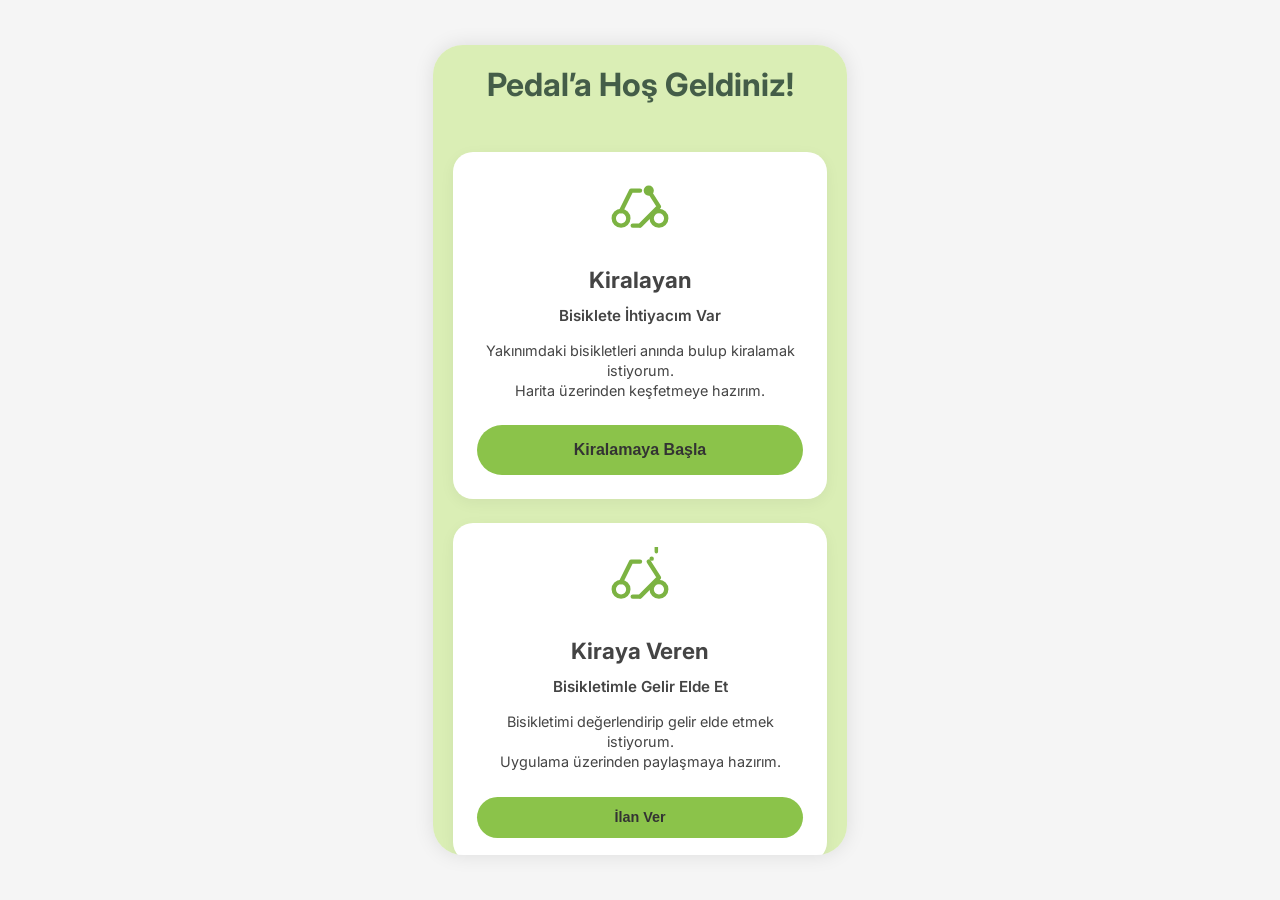
<file: PEDAL/pages/index.html>
<!DOCTYPE html>
<html lang="tr">

<head>
    <meta charset="UTF-8">
    <meta name="viewport" content="width=device-width, initial-scale=1.0">
    <title>PEDAL - Rol Seçimi</title>
    <link rel="preconnect" href="https://fonts.googleapis.com">
    <link rel="preconnect" href="https://fonts.gstatic.com" crossorigin>
    <link href="https://fonts.googleapis.com/css2?family=Inter:wght@400;500;600;700&display=swap" rel="stylesheet">
    <link rel="stylesheet" href="style.css">
</head>

<body>
    <div class="container">
        <div class="header-section">
            <h1 class="main-title">Pedal’a Hoş Geldiniz!</h1>
        </div>

        <div class="cards-container">
            <div class="role-card">
                <div class="icon-container">
                    <svg viewBox="0 0 24 24" fill="none" stroke="currentColor" stroke-width="1.5" stroke-linecap="round"
                        stroke-linejoin="round">
                        <path
                            d="M5.5 17a2.5 2.5 0 1 0 0-5 2.5 2.5 0 0 0 0 5zm13 0a2.5 2.5 0 1 0 0-5 2.5 2.5 0 0 0 0 5z" />
                        <circle cx="15" cy="5" r="1" />
                        <path d="M12 17h-2.5m2.5 0 6.5-6.5L15 5" />
                        <path d="M5.5 12 9 5h3" />
                    </svg>
                </div>
                <h3 class="role-title">Kiralayan</h3>
                <div class="role-subtitle">Bisiklete İhtiyacım Var</div>
                <p class="role-description">
                    Yakınımdaki bisikletleri anında bulup kiralamak istiyorum.<br>
                    Harita üzerinden keşfetmeye hazırım.
                </p>
                <button class="btn-select" onclick="window.location.href='../pages/kiralama/index.html'">Kiralamaya
                    Başla</button>
            </div>

            <div class="role-card">
                <div class="icon-container">
                    <svg viewBox="0 0 24 24" fill="none" stroke="currentColor" stroke-width="1.5" stroke-linecap="round"
                        stroke-linejoin="round">
                        <path
                            d="M5.5 17a2.5 2.5 0 1 0 0-5 2.5 2.5 0 0 0 0 5zm13 0a2.5 2.5 0 1 0 0-5 2.5 2.5 0 0 0 0 5z" />
                        <path d="M12 17h-2.5m2.5 0 6.5-6.5L15 5" />
                        <path d="M5.5 12 9 5h3" />
                        <path d="M16 4h.01" />
                        <path d="M19 8l-2-2m0 0l-2 2m2-2v6" transform="translate(4, -8) scale(0.8)" />
                    </svg>
                </div>
                <h3 class="role-title">Kiraya Veren</h3>
                <div class="role-subtitle">Bisikletimle Gelir Elde Et</div>
                <p class="role-description">
                    Bisikletimi değerlendirip gelir elde etmek istiyorum.<br>
                    Uygulama üzerinden paylaşmaya hazırım.
                </p>
                <button class="btn-select long-text" onclick="window.location.href='../pages/ilanver/index.html'">İlan
                    Ver</button>
            </div>
        </div>
    </div>
</body>

</html>
</file>
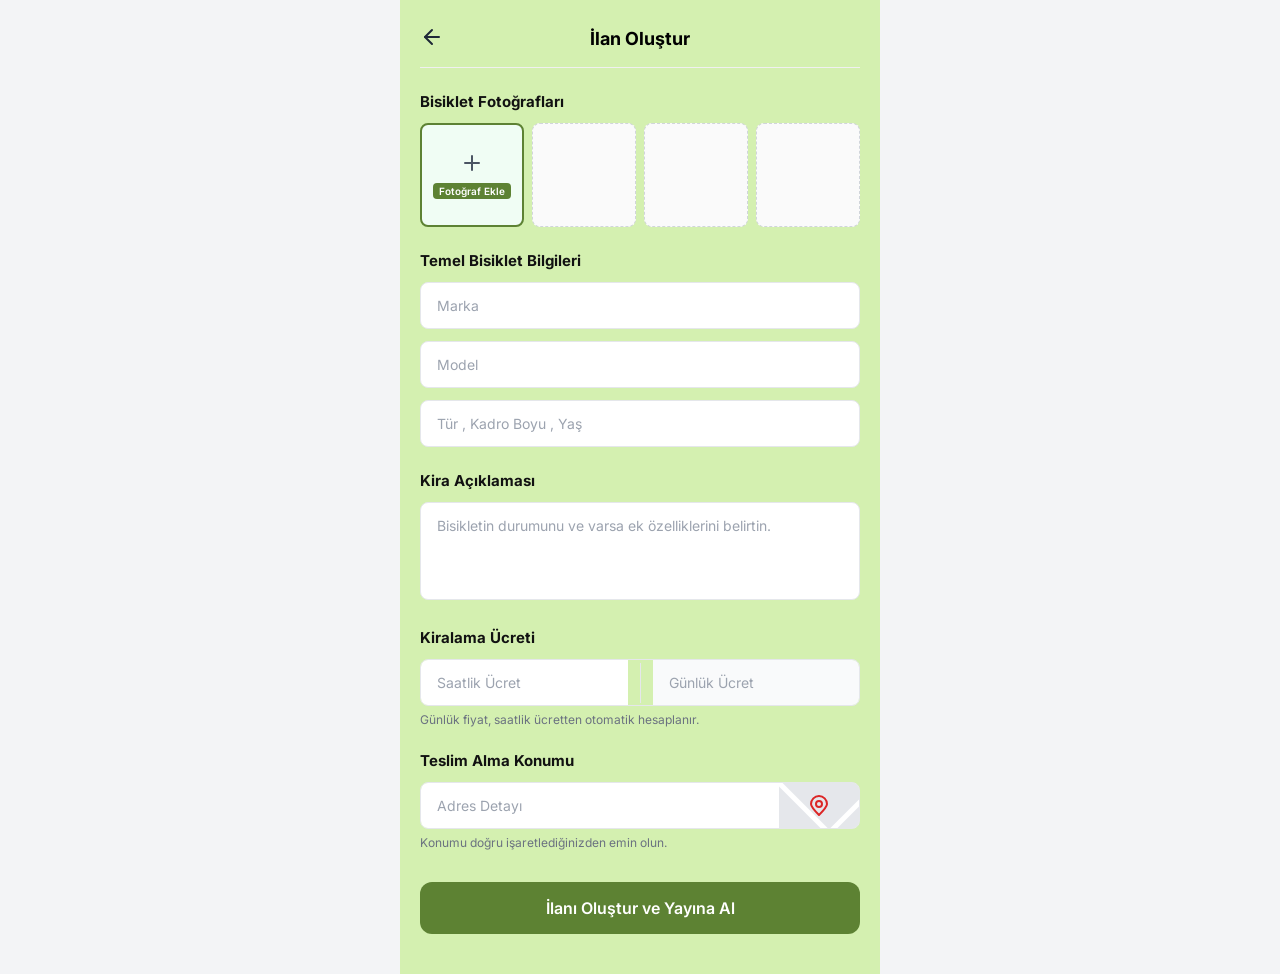
<file: PEDAL/pages/ilanver/index.html>
<!DOCTYPE html>
<html lang="tr">

<head>
    <meta charset="UTF-8">
    <meta name="viewport" content="width=device-width, initial-scale=1.0">
    <title>PedalApp</title>
    <link rel="preconnect" href="https://fonts.googleapis.com">
    <link rel="preconnect" href="https://fonts.gstatic.com" crossorigin>
    <link href="https://fonts.googleapis.com/css2?family=Inter:wght@400;500;600;700&display=swap" rel="stylesheet">
    <link rel="stylesheet" href="style.css">
</head>

<body>

    <div class="container">

        <header class="header">
            <button class="back-btn" onclick="history.back()">
                <svg width="24" height="24" viewBox="0 0 24 24" fill="none" xmlns="http://www.w3.org/2000/svg">
                    <path d="M19 12H5" stroke="#1F2937" stroke-width="2" stroke-linecap="round"
                        stroke-linejoin="round" />
                    <path d="M12 19L5 12L12 5" stroke="#1F2937" stroke-width="2" stroke-linecap="round"
                        stroke-linejoin="round" />
                </svg>
            </button>
            <h1>İlan Oluştur</h1>
        </header>


        <form id="createAdForm">


            <div class="section">
                <h2 class="section-title">Bisiklet Fotoğrafları</h2>
                <div class="photo-grid">
                    <div class="photo-upload-box active">
                        <input type="file" accept="image/*" hidden>
                        <button type="button" class="add-photo-btn">
                            <svg width="24" height="24" viewBox="0 0 24 24" fill="none"
                                xmlns="http://www.w3.org/2000/svg">
                                <path d="M12 5V19" stroke="#4B5563" stroke-width="2" stroke-linecap="round"
                                    stroke-linejoin="round" />
                                <path d="M5 12H19" stroke="#4B5563" stroke-width="2" stroke-linecap="round"
                                    stroke-linejoin="round" />
                            </svg>
                            <span class="btn-text">Fotoğraf Ekle</span>
                        </button>
                    </div>
                    <div class="photo-placeholder"></div>
                    <div class="photo-placeholder"></div>
                    <div class="photo-placeholder"></div>
                </div>
            </div>

            <div class="section">
                <h2 class="section-title">Temel Bisiklet Bilgileri</h2>
                <div class="form-group">
                    <input type="text" placeholder="Marka" class="form-input" required>
                </div>
                <div class="form-group">
                    <input type="text" placeholder="Model" class="form-input" required>
                </div>

                <div class="form-group">
                    <input type="text" placeholder="Tür , Kadro Boyu , Yaş" class="form-input">
                </div>
            </div>

            <div class="section">
                <h2 class="section-title">Kira Açıklaması</h2>
                <div class="form-group">
                    <textarea placeholder="Bisikletin durumunu ve varsa ek özelliklerini belirtin."
                        class="form-input textarea" rows="4"></textarea>
                </div>
            </div>

            <div class="section">
                <h2 class="section-title">Kiralama Ücreti</h2>
                <div class="price-row">
                    <div class="form-group">
                        <input type="number" id="hourlyPrice" placeholder="Saatlik Ücret" class="form-input"
                            inputmode="numeric">
                    </div>
                    <div class="divider"></div>
                    <div class="form-group">
                        <input type="number" id="dailyPrice" placeholder="Günlük Ücret"
                            class="form-input readonly-input" readonly>
                    </div>
                </div>
                <p class="helper-text">Günlük fiyat, saatlik ücretten otomatik hesaplanır.</p>
            </div>

            <div class="section">
                <h2 class="section-title">Teslim Alma Konumu</h2>
                <div class="location-input-wrapper">
                    <input type="text" placeholder="Adres Detayı" class="form-input location-input">
                    <div class="map-icon-area" id="openMapBtn">
                        <svg width="24" height="24" viewBox="0 0 24 24" fill="none" xmlns="http://www.w3.org/2000/svg">
                            <path
                                d="M12 13C13.6569 13 15 11.6569 15 10C15 8.34315 13.6569 7 12 7C10.3431 7 9 8.34315 9 10C9 11.6569 10.3431 13 12 13Z"
                                stroke="#DC2626" stroke-width="2" stroke-linecap="round" stroke-linejoin="round" />
                            <path
                                d="M12 21C16 17 20 13 20 10C20 5.58172 16.4183 2 12 2C7.58172 2 4 5.58172 4 10C4 13 8 17 12 21Z"
                                stroke="#DC2626" stroke-width="2" stroke-linecap="round" stroke-linejoin="round" />
                        </svg>
                    </div>
                </div>
                <p class="helper-text">Konumu doğru işaretlediğinizden emin olun.</p>
            </div>

            <div class="footer-action">
                <button type="submit" class="submit-btn">İlanı Oluştur ve Yayına Al</button>
            </div>
        </form>
    </div>


    <div id="mapModal" class="modal">
        <div class="modal-content">
            <span class="close-modal">&times;</span>
            <h2>Konum Seç</h2>
            <div class="map-placeholder-large">
                <iframe
                    src="https://www.google.com/maps/embed?pb=!1m18!1m12!1m3!1d10000!2d28.9784!3d41.0082!2m3!1f0!2f0!3f0!3m2!1i1024!2i768!4f13.1!3m3!1m2!1s0x0%3A0x0!2sIstanbul!5e0!3m2!1sen!2str!4v1620000000000!5m2!1sen!2str"
                    width="100%" height="100%" style="border:0;" allowfullscreen="" loading="lazy">
                </iframe>
            </div>
            <button type="button" class="confirm-location-btn">Bu Konumu Seç</button>
        </div>
    </div>

    <script src="script.js"></script>
</body>

</html>
</file>
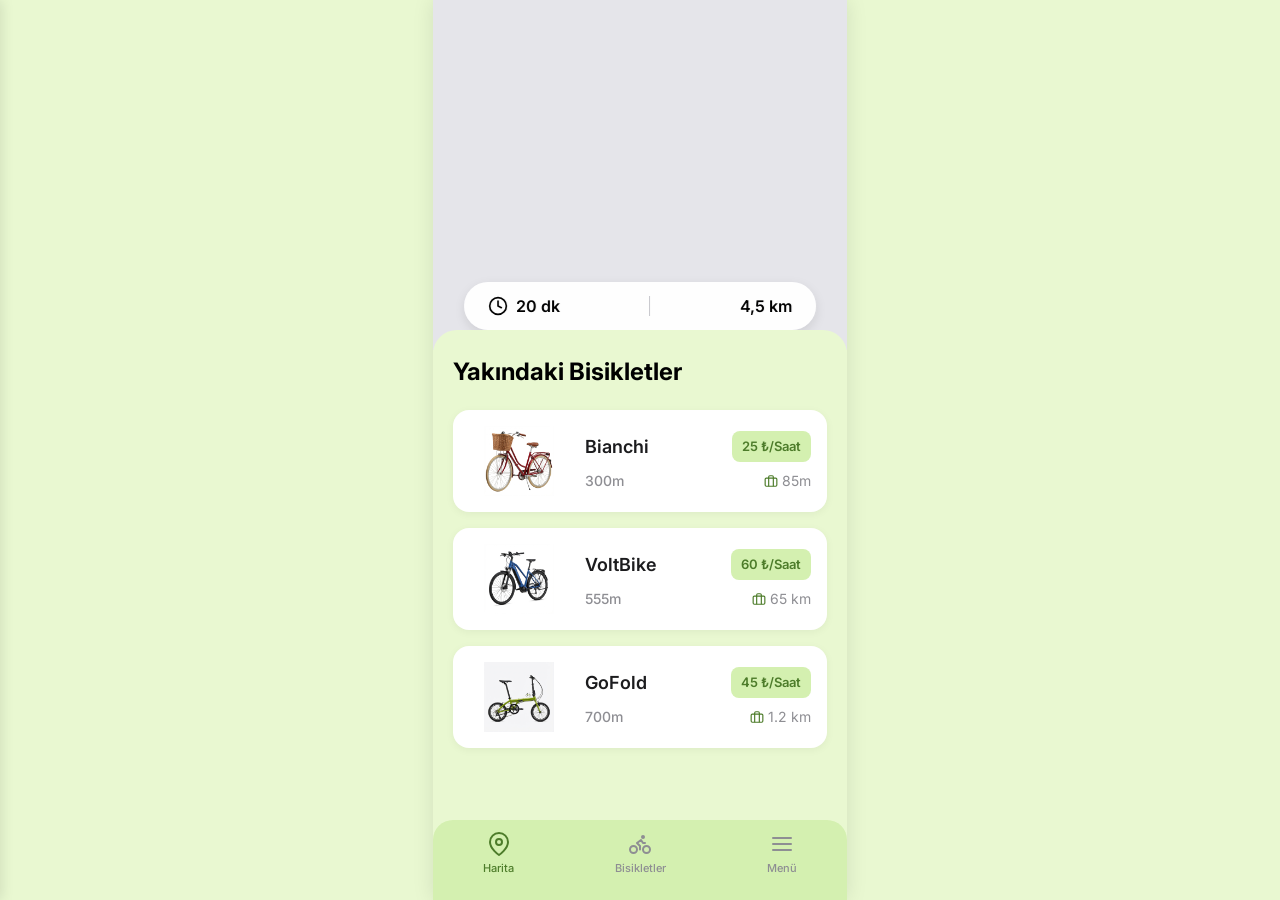
<file: PEDAL/pages/kiralama/index.html>
<!DOCTYPE html>
<html lang="tr">

<head>
    <meta charset="UTF-8">
    <meta name="viewport" content="width=device-width, initial-scale=1.0">
    <title>PEDAL</title>
    <link rel="stylesheet" href="style.css">
    <link href="https://fonts.googleapis.com/css2?family=Inter:wght@400;500;600;700&display=swap" rel="stylesheet">
</head>

<body>
    <div class="app-container">

        <div class="map-section">

            <iframe
                src="https://www.google.com/maps/embed?pb=!1m18!1m12!1m3!1d192698.552130768!2d28.87175248231923!3d41.00532148782352!2m3!1f0!2f0!3f0!3m2!1i1024!2i768!4f13.1!3m3!1m2!1s0x14caa7040068086b%3A0xe1ccfe98bc01b0d0!2zIsSwc3RhbmJ1bA!5e0!3m2!1str!2str!4v1716922200000!5m2!1str!2str"
                class="map-iframe" allowfullscreen="" loading="lazy" referrerpolicy="no-referrer-when-downgrade">
            </iframe>


            <div class="route-info-card">
                <div class="route-stat">
                    <div class="icon-clock">

                        <svg width="20" height="20" viewBox="0 0 24 24" fill="none" stroke="currentColor"
                            stroke-width="2" stroke-linecap="round" stroke-linejoin="round">
                            <circle cx="12" cy="12" r="10"></circle>
                            <polyline points="12 6 12 12 16 14"></polyline>
                        </svg>
                    </div>
                    <span>20 dk</span>
                </div>
                <div class="stat-divider"></div>
                <div class="route-stat">
                    <span>4,5 km</span>
                </div>
            </div>
        </div>


        <div class="content-section">
            <h1 class="section-title">Yakındaki Bisikletler</h1>

            <div class="bike-list">

                <div class="bike-card">
                    <div class="bike-image-container">
                        <img src="red_bianchi_bike_1765056774880.png" alt="Bianchi Bike" class="bike-img">
                    </div>
                    <div class="bike-details">
                        <div class="bike-info-top">
                            <h3 class="bike-name">Bianchi</h3>
                            <div class="price-badge">
                                25 ₺/Saat
                            </div>
                        </div>
                        <div class="bike-info-bottom">
                            <span class="distance">300m</span>
                            <span class="range">
                                <svg width="14" height="14" viewBox="0 0 24 24" fill="none" stroke="currentColor"
                                    stroke-width="2" class="range-icon">
                                    <rect x="2" y="7" width="20" height="14" rx="2" ry="2"></rect>
                                    <path d="M16 21V5a2 2 0 0 0-2-2h-4a2 2 0 0 0-2 2v16"></path>
                                </svg>
                                85m
                            </span>
                        </div>
                    </div>
                </div>


                <div class="bike-card">
                    <div class="bike-image-container">
                        <img src="blue_voltbike_1765056787450.png" alt="VoltBike" class="bike-img">
                    </div>
                    <div class="bike-details">
                        <div class="bike-info-top">
                            <h3 class="bike-name">VoltBike</h3>
                            <div class="price-badge">
                                60 ₺/Saat
                            </div>
                        </div>
                        <div class="bike-info-bottom">
                            <span class="distance">555m</span>
                            <span class="range">
                                <svg width="14" height="14" viewBox="0 0 24 24" fill="none" stroke="currentColor"
                                    stroke-width="2" class="range-icon">
                                    <rect x="2" y="7" width="20" height="14" rx="2" ry="2"></rect>
                                    <path d="M16 21V5a2 2 0 0 0-2-2h-4a2 2 0 0 0-2 2v16"></path>
                                </svg>
                                65 km
                            </span>
                        </div>
                    </div>
                </div>


                <div class="bike-card">
                    <div class="bike-image-container">
                        <img src="green_gofold_bike_v2_1765062827821.png" alt="GoFold" class="bike-img">
                    </div>
                    <div class="bike-details">
                        <div class="bike-info-top">
                            <h3 class="bike-name">GoFold</h3>
                            <div class="price-badge">
                                45 ₺/Saat
                            </div>
                        </div>
                        <div class="bike-info-bottom">
                            <span class="distance">700m</span>
                            <span class="range">
                                <svg width="14" height="14" viewBox="0 0 24 24" fill="none" stroke="currentColor"
                                    stroke-width="2" class="range-icon">
                                    <rect x="2" y="7" width="20" height="14" rx="2" ry="2"></rect>
                                    <path d="M16 21V5a2 2 0 0 0-2-2h-4a2 2 0 0 0-2 2v16"></path>
                                </svg>
                                1.2 km
                            </span>
                        </div>
                    </div>
                </div>
            </div>
        </div>

        <div class="overlay" id="overlay"></div>

        <div class="sidebar" id="sidebar">
            <div class="sidebar-header">
                <h2>Menü</h2>
                <button class="close-btn" id="close-sidebar">
                    <svg width="24" height="24" viewBox="0 0 24 24" fill="none" stroke="currentColor" stroke-width="2"
                        stroke-linecap="round" stroke-linejoin="round">
                        <line x1="18" y1="6" x2="6" y2="18"></line>
                        <line x1="6" y1="6" x2="18" y2="18"></line>
                    </svg>
                </button>
            </div>
            <ul class="sidebar-menu">
                <li><a href="../kiralama/index.html">Ana Menü</a></li>
                <li><a href="../profiller/digerprofiller/ebruince.html">Profilim</a></li>
                <li><a href="../profiller/yarenk.html">Yol Arkadaşım</a></li>
                <li><a href="#">Bildirimler</a></li>
                <li><a href="#">Sürüş Geçmişi</a></li>
                <li><a href="#">Bisikletlerim</a></li>
                <li><a href="../ilanlar/index.html">Favori İlanlarım</a></li>
                <li><a href="../sss/index.html">Soru/Cevap</a></li>
            </ul>
            <div class="sidebar-footer">
                <a href="#">Ayarlar</a>
            </div>
        </div>

        <nav class="bottom-nav">
            <a href="#" class="nav-item active">
                <svg width="24" height="24" viewBox="0 0 24 24" fill="none" stroke="currentColor" stroke-width="2"
                    stroke-linecap="round" stroke-linejoin="round">
                    <path d="M21 10c0 7-9 13-9 13s-9-6-9-13a9 9 0 0 1 18 0z"></path>
                    <circle cx="12" cy="10" r="3"></circle>
                </svg>
                <span>Harita</span>
            </a>
            <a href="#" class="nav-item">
                <svg width="24" height="24" viewBox="0 0 24 24" fill="none" stroke="currentColor" stroke-width="2"
                    stroke-linecap="round" stroke-linejoin="round">
                    <circle cx="5.5" cy="17.5" r="3.5" />
                    <circle cx="18.5" cy="17.5" r="3.5" />
                    <path d="M15 6a1 1 0 1 0 0-2 1 1 0 0 0 0 2zm-3 11.5V14l-3-3 4-3 2 3h2" />
                </svg>
                <span>Bisikletler</span>
            </a>
            <a href="#" class="nav-item" id="menu-btn">
                <svg width="24" height="24" viewBox="0 0 24 24" fill="none" stroke="currentColor" stroke-width="2"
                    stroke-linecap="round" stroke-linejoin="round">
                    <line x1="3" y1="12" x2="21" y2="12"></line>
                    <line x1="3" y1="6" x2="21" y2="6"></line>
                    <line x1="3" y1="18" x2="21" y2="18"></line>
                </svg>
                <span>Menü</span>
            </a>
        </nav>
    </div>
    <script src="script.js"></script>
</body>

</html>
</file>
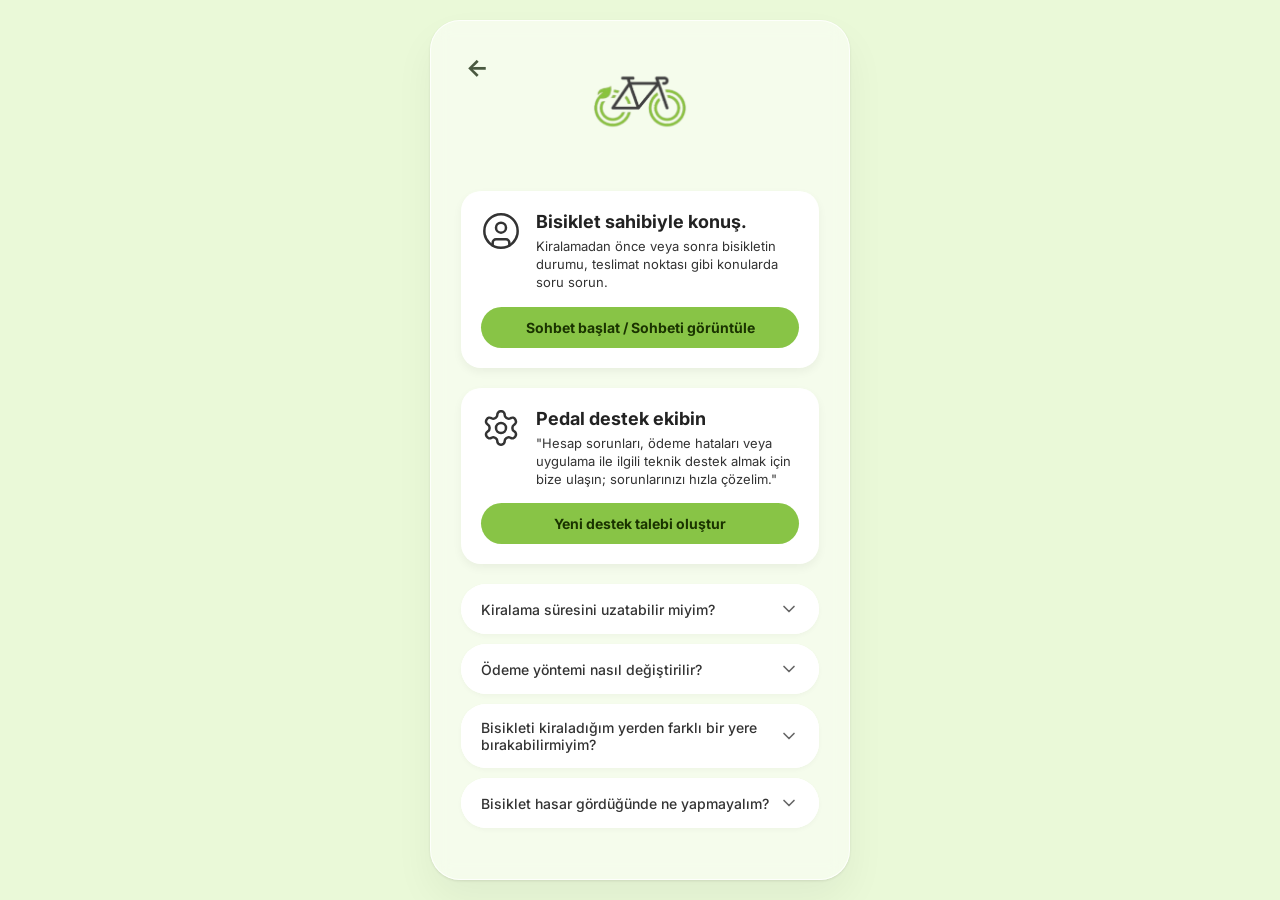
<file: PEDAL/pages/sss/index.html>
<!DOCTYPE html>
<html lang="tr">

<head>
    <meta charset="UTF-8">
    <meta name="viewport" content="width=device-width, initial-scale=1.0">
    <title>Destek - Pedal</title>
    <link rel="stylesheet" href="style.css">
    <link rel="preconnect" href="https://fonts.googleapis.com">
    <link rel="preconnect" href="https://fonts.gstatic.com" crossorigin>
    <link href="https://fonts.googleapis.com/css2?family=Inter:wght@400;600;700&display=swap" rel="stylesheet">
</head>

<body>
    <div class="container">
        <header>
            <a href="../index.html" class="back-btn">&#8592;</a>
            <img src="logo.png" alt="Pedal Logo" class="logo">

        </header>


        <div class="contact-card">
            <div class="card-header">
                <svg class="card-icon" viewBox="0 0 24 24" fill="none" stroke="currentColor" stroke-width="1.5"
                    stroke-linecap="round" stroke-linejoin="round">
                    <circle cx="12" cy="12" r="10"></circle>
                    <circle cx="12" cy="10" r="3"></circle>
                    <path d="M7 20.662V19a2 2 0 0 1 2-2h6a2 2 0 0 1 2 2v1.662"></path>
                </svg>
                <div>
                    <h3 class="card-title">Bisiklet sahibiyle konuş.</h3>
                    <p class="card-text">Kiralamadan önce veya sonra bisikletin durumu, teslimat noktası gibi konularda
                        soru sorun.</p>
                </div>
            </div>
            <button class="action-btn">Sohbet başlat / Sohbeti görüntüle</button>
        </div>


        <div class="contact-card">
            <div class="card-header">
                <svg class="card-icon" viewBox="0 0 24 24" fill="none" stroke="currentColor" stroke-width="1.5"
                    stroke-linecap="round" stroke-linejoin="round">
                    <path
                        d="M12.22 2h-.44a2 2 0 0 0-2 2v.18a2 2 0 0 1-1 1.73l-.43.25a2 2 0 0 1-2 0l-.15-.08a2 2 0 0 0-2.73.73l-.22.38a2 2 0 0 0 .73 2.73l.15.1a2 2 0 0 1 1 1.72v.51a2 2 0 0 1-1 1.74l-.15.09a2 2 0 0 0-.73 2.73l.22.38a2 2 0 0 0 2.73.73l.15-.08a2 2 0 0 1 2 0l.43.25a2 2 0 0 1 1 1.73V20a2 2 0 0 0 2 2h.44a2 2 0 0 0 2-2v-.18a2 2 0 0 1 1-1.73l.43-.25a2 2 0 0 1 2 0l.15.08a2 2 0 0 0 2.73-.73l.22-.39a2 2 0 0 0-.73-2.73l-.15-.09a2 2 0 0 1-1-1.74v-.47a2 2 0 0 1 1-1.74l.15-.09a2 2 0 0 0 .73-2.73l-.22-.39a2 2 0 0 0-2.73-.73l-.15.08a2 2 0 0 1-2 0l-.43-.25a2 2 0 0 1-1-1.73V4a2 2 0 0 0-2-2z">
                    </path>
                    <circle cx="12" cy="12" r="3"></circle>
                </svg>
                <div>
                    <h3 class="card-title">Pedal destek ekibin</h3>
                    <p class="card-text">"Hesap sorunları, ödeme hataları veya uygulama ile ilgili teknik destek almak
                        için bize ulaşın; sorunlarınızı hızla çözelim."</p>
                </div>
            </div>
            <button class="action-btn">Yeni destek talebi oluştur</button>
        </div>


        <div class="faq-list">
            <div class="faq-item">
                <button class="faq-question">
                    <span>Kiralama süresini uzatabilir miyim?</span>
                    <svg class="arrow-icon" viewBox="0 0 24 24" fill="none" stroke="currentColor" stroke-width="2"
                        stroke-linecap="round" stroke-linejoin="round">
                        <polyline points="6 9 12 15 18 9"></polyline>
                    </svg>
                </button>
                <div class="faq-answer">
                    <p>Buraya cevap gelecek...</p>
                </div>
            </div>

            <div class="faq-item">
                <button class="faq-question">
                    <span>Ödeme yöntemi nasıl değiştirilir?</span>
                    <svg class="arrow-icon" viewBox="0 0 24 24" fill="none" stroke="currentColor" stroke-width="2"
                        stroke-linecap="round" stroke-linejoin="round">
                        <polyline points="6 9 12 15 18 9"></polyline>
                    </svg>
                </button>
                <div class="faq-answer">
                    <p>Buraya cevap gelecek...</p>
                </div>
            </div>

            <div class="faq-item">
                <button class="faq-question">
                    <span>Bisikleti kiraladığım yerden farklı bir yere bırakabilirmiyim?</span>
                    <svg class="arrow-icon" viewBox="0 0 24 24" fill="none" stroke="currentColor" stroke-width="2"
                        stroke-linecap="round" stroke-linejoin="round">
                        <polyline points="6 9 12 15 18 9"></polyline>
                    </svg>
                </button>
                <div class="faq-answer">
                    <p>Buraya cevap gelecek...</p>
                </div>
            </div>

            <div class="faq-item">
                <button class="faq-question">
                    <span>Bisiklet hasar gördüğünde ne yapmayalım?</span>
                    <svg class="arrow-icon" viewBox="0 0 24 24" fill="none" stroke="currentColor" stroke-width="2"
                        stroke-linecap="round" stroke-linejoin="round">
                        <polyline points="6 9 12 15 18 9"></polyline>
                    </svg>
                </button>
                <div class="faq-answer">
                    <p>Buraya cevap gelecek...</p>
                </div>
            </div>
        </div>

    </div>
    <script src="script.js"></script>
</body>

</html>
</file>
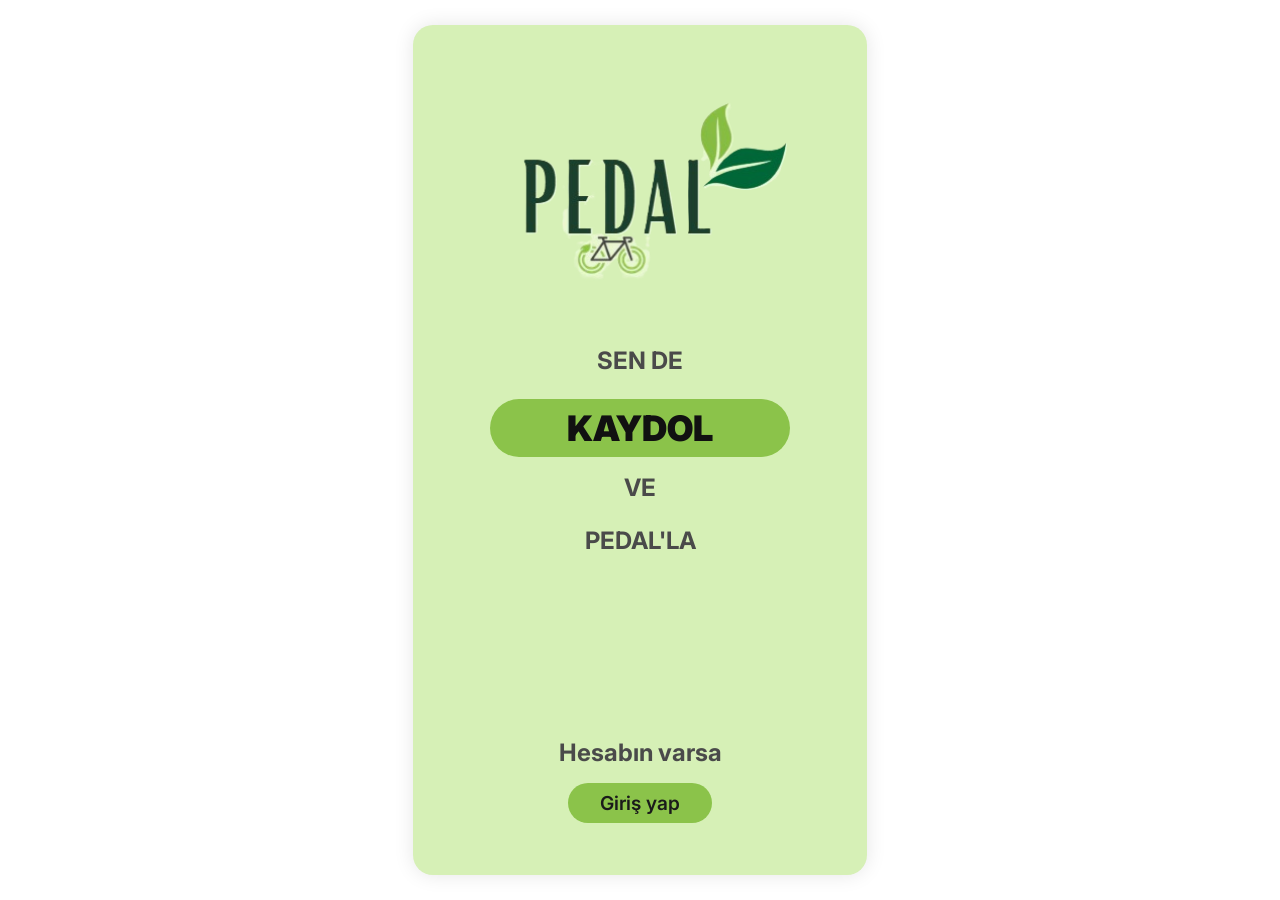
<file: PEDAL/welcome.html>
<!DOCTYPE html>
<html lang="tr">

<head>
    <meta charset="UTF-8">
    <meta name="viewport" content="width=device-width, initial-scale=1.0">
    <title>PEDAL - Hoşgeldiniz</title>
    <link rel="preconnect" href="https://fonts.googleapis.com">
    <link rel="preconnect" href="https://fonts.gstatic.com" crossorigin>
    <link href="https://fonts.googleapis.com/css2?family=Inter:wght@400;500;600;700&display=swap" rel="stylesheet">
    <link rel="stylesheet" href="welcome.css">
</head>

<body>
    <script>
        let db;
        let request = indexedDB.open("myDatabase", 1);

        request.onupgradeneeded = function (event) {
            db = event.target.result;
            db.createObjectStore("users", { keyPath: "id" });
        };

        request.onsuccess = function (event) {
            db = event.target.result;
            console.log("DB connected 👍");
        };
    </script>

    <div class="container">
        <header class="logo-section">
            <div class="logo-container">
                <img src="assets/text logo.png" alt="PEDAL" class="logo-image">
            </div>

        </header>

        <main class="content-section">
            <h2 class="slogan-top">SEN DE</h2>

            <button class="btn btn-large" onclick="window.location.href='auth/signup.html'">KAYDOL</button>

            <div class=" slogan-middle">VE
            </div>

            <h2 class="slogan-bottom">
                <span>PEDAL</span>'LA
            </h2>
        </main>

        <footer class="bottom-section">
            <p class="login-prompt">Hesabın varsa</p>
            <button class="btn btn-small" onclick="window.location.href='auth/login.html'">Giriş
                yap</button>
        </footer>
    </div>
</body>

</html>
</file>
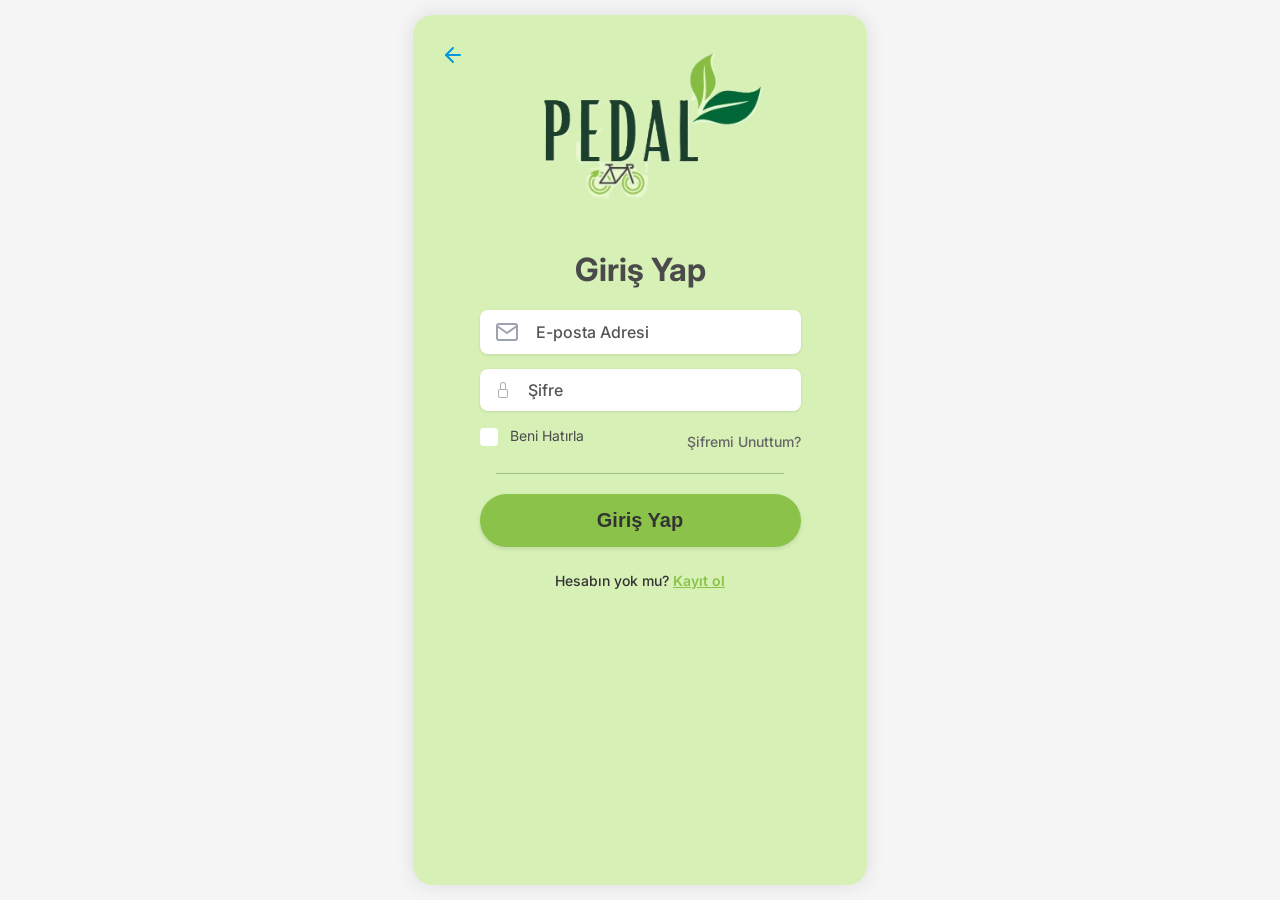
<file: PEDAL/auth/login.html>
<!DOCTYPE html>
<html lang="tr">

<head>
    <meta charset="UTF-8">
    <meta name="viewport" content="width=device-width, initial-scale=1.0">
    <title>Giriş Yap</title>
    <link rel="stylesheet" href="login.css">
    <link href="https://fonts.googleapis.com/css2?family=Inter:wght@400;500;600;700&display=swap" rel="stylesheet">
</head>

<body>
    <div class="container">
        <button class="back-btn" onclick="history.back()" aria-label="Geri">
            <svg width="24" height="24" border="none" fill="none" xmlns="http://www.w3.org/2000/svg">
                <path d="M19 12H5" stroke="#0099DD" stroke-width="2" stroke-linecap="round" stroke-linejoin="round" />
                <path d="M12 19L5 12L12 5" stroke="#0099DD" stroke-width="2" stroke-linecap="round"
                    stroke-linejoin="round" />
            </svg>
        </button>

        <img src="../assets/text logo.png" alt="Pedal Logo" class="logo">
        <h1 class="page-title">Giriş Yap</h1>
        <form>
            <div class="input-group">
                <span class="icon user-icon">
                    <svg width="24" height="24" viewBox="0 0 24 24" fill="none" xmlns="http://www.w3.org/2000/svg">
                        <path
                            d="M4 4H20C21.1 4 22 4.9 22 6V18C22 19.1 21.1 20 20 20H4C2.9 20 2 19.1 2 18V6C2 4.9 2.9 4 4 4Z"
                            stroke="#9CA3AF" stroke-width="2" stroke-linecap="round" stroke-linejoin="round" />
                        <path d="M22 6L12 13L2 6" stroke="#9CA3AF" stroke-width="2" stroke-linecap="round"
                            stroke-linejoin="round" />
                    </svg>
                </span>
                <input type="email" id="login-email" placeholder="E-posta Adresi" required>
            </div>

            <div class="input-group">
                <span class="icon lock-icon">
                    <svg xmlns="http://www.w3.org/2000/svg" width="16" height="16" fill="currentColor"
                        viewBox="0 0 16 16">
                        <path
                            d="M8 1a2 2 0 0 1 2 2v4H6V3a2 2 0 0 1 2-2zm3 6V3a3 3 0 0 0-6 0v4a2 2 0 0 0-2 2v5a2 2 0 0 0 2 2h6a2 2 0 0 0 2-2V9a2 2 0 0 0-2-2zM5 8h6a1 1 0 0 1 1 1v5a1 1 0 0 1-1 1H5a1 1 0 0 1-1-1V9a1 1 0 0 1 1-1z" />
                    </svg>
                </span>
                <input type="password" id="login-password" placeholder="Şifre" required>
            </div>

            <div class="options-row">
                <label class="checkbox-container">
                    <input type="checkbox">
                    <span class="checkmark"></span>
                    <span class="label-text">Beni Hatırla</span>
                </label>
                <a href="#" class="forgot-password">Şifremi Unuttum?</a>
            </div>

            <div class="divider"></div>

            <button type="submit" class="submit-btn" id="loginBtn">Giriş Yap</button>
        </form>
        <div class="footer">
            Hesabın yok mu? <a href="#" class="register-link" onclick="window.location.href='signup.html'">Kayıt ol</a>
        </div>
    </div>
    <script src="db.js"></script>
    <script src="login.js"></script>
</body>

</html>
</file>
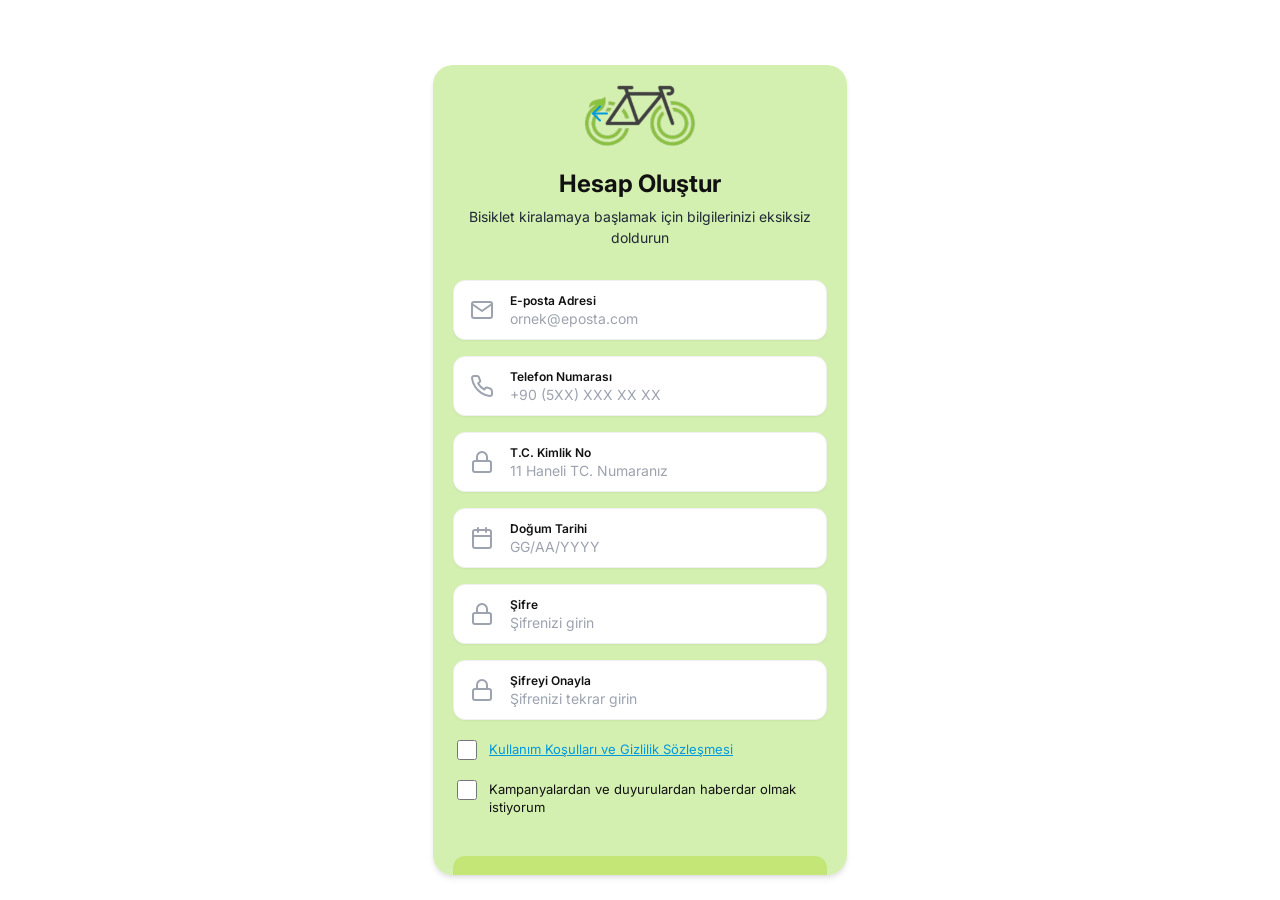
<file: PEDAL/auth/signup.html>
<!DOCTYPE html>
<html lang="tr">

<head>
    <meta charset="UTF-8">
    <meta name="viewport" content="width=device-width, initial-scale=1.0">
    <title>Hesap Oluştur - Pedal</title>
    <link rel="preconnect" href="https://fonts.googleapis.com">
    <link rel="preconnect" href="https://fonts.gstatic.com" crossorigin>
    <link href="https://fonts.googleapis.com/css2?family=Inter:wght@400;500;600;700&display=swap" rel="stylesheet">
    <link rel="stylesheet" href="style.css">
</head>

<body>
    <div class="container">
        <header class="header">
            <button class="back-btn" onclick="history.back()" aria-label="Geri">
                <svg width="24" height="24" border="none" fill="none" xmlns="http://www.w3.org/2000/svg">
                    <path d="M19 12H5" stroke="#0099DD" stroke-width="2" stroke-linecap="round"
                        stroke-linejoin="round" />
                    <path d="M12 19L5 12L12 5" stroke="#0099DD" stroke-width="2" stroke-linecap="round"
                        stroke-linejoin="round" />
                </svg>
            </button>
            <div class="logo">
                <img src="../assets/logo.png" alt="Logo" width="120" height="auto">
            </div>
        </header>

        <main>
            <h1>Hesap Oluştur</h1>
            <p class="subtitle">Bisiklet kiralamaya başlamak için bilgilerinizi eksiksiz doldurun</p>

            <form id="registerForm">
                <input type="hidden" id="role" name="role" value="renter">
                <div class="input-group">
                    <div class="icon-container">
                        <svg width="24" height="24" viewBox="0 0 24 24" fill="none" xmlns="http://www.w3.org/2000/svg">
                            <path
                                d="M4 4H20C21.1 4 22 4.9 22 6V18C22 19.1 21.1 20 20 20H4C2.9 20 2 19.1 2 18V6C2 4.9 2.9 4 4 4Z"
                                stroke="#9CA3AF" stroke-width="2" stroke-linecap="round" stroke-linejoin="round" />
                            <path d="M22 6L12 13L2 6" stroke="#9CA3AF" stroke-width="2" stroke-linecap="round"
                                stroke-linejoin="round" />
                        </svg>
                    </div>
                    <div class="input-field">
                        <label for="email">E-posta Adresi</label>
                        <input type="email" id="email" placeholder="ornek@eposta.com" required>
                    </div>
                </div>

                <div class="input-group">
                    <div class="icon-container">
                        <svg width="24" height="24" viewBox="0 0 24 24" fill="none" xmlns="http://www.w3.org/2000/svg">
                            <path
                                d="M22 16.92V19.92C22.0011 20.1986 21.9441 20.4742 21.8325 20.7294C21.7209 20.9846 21.5573 21.2137 21.3521 21.402C21.1468 21.5902 20.9046 21.7336 20.6407 21.8228C20.3769 21.912 20.0974 21.9452 19.82 21.92C16.7432 21.5857 13.7871 20.5342 11.19 18.83C8.77382 17.2281 6.72186 15.1761 5.11997 12.76C3.41407 10.1626 2.36118 7.2057 2.02997 4.12999C2.00478 3.85258 2.03799 3.5731 2.12717 3.30925C2.21634 3.0454 2.35948 2.80332 2.54737 2.59837C2.73525 2.39343 2.96377 2.23001 3.21852 2.11862C3.47328 2.00723 3.74857 1.9503 4.02697 1.95199H7.02697C7.5098 1.94781 7.97906 2.11287 8.35515 2.41938C8.73123 2.72589 8.99127 3.15502 9.09197 3.63399C9.27836 4.5492 9.59364 5.43859 10.029 6.27699C10.2039 6.61113 10.2415 6.99614 10.1352 7.35626C10.0289 7.71638 9.78652 8.02534 9.45697 8.22199L8.18697 9.49199C9.60833 11.993 11.666 14.0506 14.167 15.472L15.437 14.202C15.6336 13.8724 15.9426 13.6301 16.3027 13.5238C16.6628 13.4175 17.0478 13.455 17.382 13.63C18.2204 14.0653 19.1098 14.3806 20.025 14.567C20.5085 14.6687 20.9405 14.9333 21.2483 15.3155C21.5562 15.6978 21.7208 16.1741 21.714 16.662V16.92Z"
                                stroke="#9CA3AF" stroke-width="2" stroke-linecap="round" stroke-linejoin="round" />
                        </svg>
                    </div>
                    <div class="input-field">
                        <label for="phone">Telefon Numarası</label>
                        <input type="tel" id="phone" placeholder="+90 (5XX) XXX XX XX" required>
                    </div>
                </div>

                <div class="input-group">
                    <div class="icon-container">
                        <svg width="24" height="24" viewBox="0 0 24 24" fill="none" xmlns="http://www.w3.org/2000/svg">
                            <rect x="3" y="11" width="18" height="11" rx="2" ry="2" stroke="#9CA3AF" stroke-width="2"
                                stroke-linecap="round" stroke-linejoin="round" />
                            <path
                                d="M7 11V7C7 5.67392 7.52678 4.40215 8.46447 3.46447C9.40215 2.52678 10.6739 2 12 2C13.3261 2 14.5979 2.52678 15.5355 3.46447C16.4732 4.40215 17 5.67392 17 7V11"
                                stroke="#9CA3AF" stroke-width="2" stroke-linecap="round" stroke-linejoin="round" />
                        </svg>
                    </div>
                    <div class="input-field">
                        <label for="tckn">T.C. Kimlik No</label>
                        <input type="text" id="tckn" placeholder="11 Haneli TC. Numaranız" maxlength="11" required>
                    </div>
                </div>

                <div class="input-group">
                    <div class="icon-container">
                        <svg width="24" height="24" viewBox="0 0 24 24" fill="none" xmlns="http://www.w3.org/2000/svg">
                            <rect x="3" y="4" width="18" height="18" rx="2" ry="2" stroke="#9CA3AF" stroke-width="2"
                                stroke-linecap="round" stroke-linejoin="round" />
                            <line x1="16" y1="2" x2="16" y2="6" stroke="#9CA3AF" stroke-width="2" stroke-linecap="round"
                                stroke-linejoin="round" />
                            <line x1="8" y1="2" x2="8" y2="6" stroke="#9CA3AF" stroke-width="2" stroke-linecap="round"
                                stroke-linejoin="round" />
                            <line x1="3" y1="10" x2="21" y2="10" stroke="#9CA3AF" stroke-width="2"
                                stroke-linecap="round" stroke-linejoin="round" />
                        </svg>
                    </div>
                    <div class="input-field">
                        <label for="birthdate">Doğum Tarihi</label>
                        <input type="text" maxlength="10" id="birthdate" placeholder="GG/AA/YYYY" required>
                    </div>
                </div>

                <div class="input-group">
                    <div class="icon-container">
                        <svg width="24" height="24" viewBox="0 0 24 24" fill="none" xmlns="http://www.w3.org/2000/svg">
                            <rect x="3" y="11" width="18" height="11" rx="2" ry="2" stroke="#9CA3AF" stroke-width="2"
                                stroke-linecap="round" stroke-linejoin="round" />
                            <path
                                d="M7 11V7C7 5.67392 7.52678 4.40215 8.46447 3.46447C9.40215 2.52678 10.6739 2 12 2C13.3261 2 14.5979 2.52678 15.5355 3.46447C16.4732 4.40215 17 5.67392 17 7V11"
                                stroke="#9CA3AF" stroke-width="2" stroke-linecap="round" stroke-linejoin="round" />
                        </svg>
                    </div>
                    <div class="input-field">
                        <label for="password">Şifre</label>
                        <input type="password" id="password" placeholder="Şifrenizi girin" required>
                    </div>
                </div>

                <div class="input-group">
                    <div class="icon-container">
                        <svg width="24" height="24" viewBox="0 0 24 24" fill="none" xmlns="http://www.w3.org/2000/svg">
                            <rect x="3" y="11" width="18" height="11" rx="2" ry="2" stroke="#9CA3AF" stroke-width="2"
                                stroke-linecap="round" stroke-linejoin="round" />
                            <path
                                d="M7 11V7C7 5.67392 7.52678 4.40215 8.46447 3.46447C9.40215 2.52678 10.6739 2 12 2C13.3261 2 14.5979 2.52678 15.5355 3.46447C16.4732 4.40215 17 5.67392 17 7V11"
                                stroke="#9CA3AF" stroke-width="2" stroke-linecap="round" stroke-linejoin="round" />
                        </svg>
                    </div>
                    <div class="input-field">
                        <label for="confirmPassword">Şifreyi Onayla</label>
                        <input type="password" id="confirmPassword" placeholder="Şifrenizi tekrar girin" required>
                    </div>
                </div>

                <div class="checkbox-group">
                    <input type="checkbox" id="terms" required>
                    <label><a href="#" id="termsLink">Kullanım Koşulları ve Gizlilik Sözleşmesi</a></label>
                </div>

                <div class="checkbox-group">
                    <input type="checkbox" id="campaigns">
                    <label>Kampanyalardan ve duyurulardan haberdar olmak istiyorum</label>
                </div>

                <button type="submit" class="submit-btn" id="submitBtn">HESAP OLUŞTUR</button>

                <div class="footer">
                    Hesabın varsa <a href="login.html" class="login-link">giriş yap</a>
                </div>
            </form>
        </main>
    </div>


    <div class="modal-overlay" id="termsModal">
        <div class="modal-content">
            <div class="modal-header">
                <h3 class="modal-title">Kullanım Koşulları ve Gizlilik Sözleşmesi</h3>
                <button class="modal-close" id="closeModal">&times;</button>
            </div>
            <div class="modal-body">
                <p><strong>1. Genel Koşullar</strong></p>
                <p>Pedal uygulamasına üye olarak aşağıdaki koşulları kabul etmiş sayılırsınız. Hizmetlerimizden
                    yararlanmak için 16 yaşından büyük olmalısınız.</p>
                <br>
                <p><strong>2. Gizlilik Politikası</strong></p>
                <p>Kişisel verileriniz KVKK kapsamında korunmaktadır. Bilgileriniz üçüncü şahıslarla paylaşılmamaktadır.
                </p>
                <br>
                <p><strong>3. Kullanıcı Sorumlulukları</strong></p>
                <p>Hesap güvenliğinizden siz sorumlusunuz. Kiraladığınız bisikletleri trafik kurallarına uygun
                    kullanmalısınız bisikletleri kurallara uygun kullanmadığınız veya teslim etmediğiniz takdirde
                    uygulanacak cezai
                    yaptırımları kabul etmiş sayılırsınz.</p>
                <br>
                <p><strong>4. İptal ve İade</strong></p>
                <p>Kiralama işlemini başlattıktan sonra ilk 5 dakika içinde ücretsiz iptal edebilirsiniz.</p>
            </div>
            <div class="modal-footer">
                <button class="btn-approve" id="approveTerms">Okudum, anladım, onaylıyorum</button>
            </div>
        </div>
    </div>

    <div class="modal-overlay" id="messageModal">
        <div class="modal-content" style="max-width: 400px; text-align: center;">
            <div class="modal-header" style="justify-content: center; border-bottom: none; padding-bottom: 0;">
                <div id="messageIcon" style="margin-bottom: 10px;">
                </div>
            </div>
            <div class="modal-body" style="padding-top: 0;">
                <h3 id="messageTitle" style="margin: 10px 0; color: #1F2937;">Başlık</h3>
                <p id="messageText" style="color: #6B7280; margin-bottom: 20px;">Mesaj içeriği buraya gelecek.</p>
                <button class="submit-btn" id="messageOkBtn">Tamam</button>
            </div>
        </div>
    </div>

    <script src="db.js"></script>
    <script src="script.js"></script>
</body>

</html>
</file>
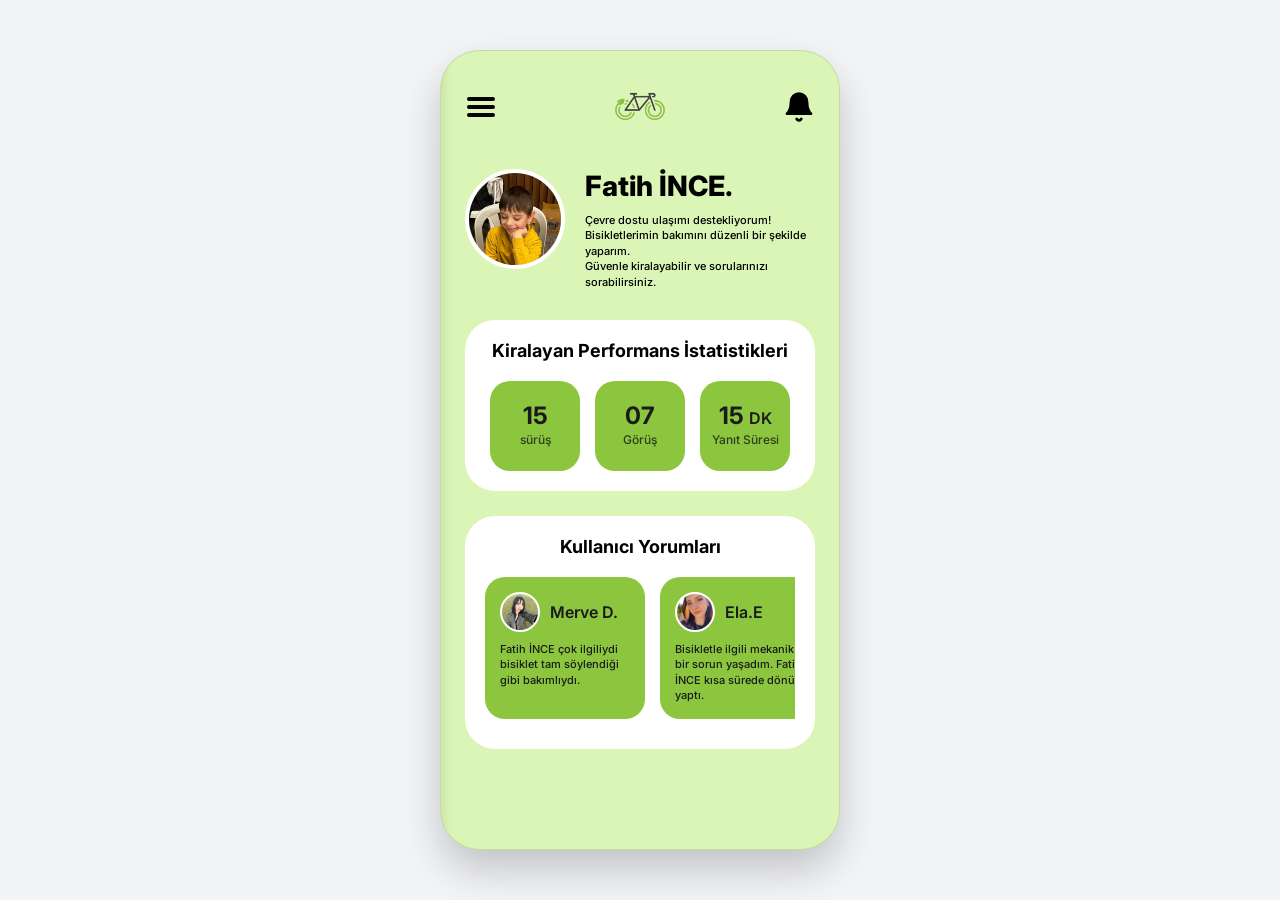
<file: PEDAL/pages/profiller/yarenk.html>
<!DOCTYPE html>
<html lang="tr">

<head>
    <meta charset="UTF-8">
    <meta name="viewport" content="width=device-width, initial-scale=1.0">
    <title>Yaren K. - Profil</title>
    <link rel="stylesheet" href="style.css">
    <link rel="preconnect" href="https://fonts.googleapis.com">
    <link rel="preconnect" href="https://fonts.gstatic.com" crossorigin>
    <link href="https://fonts.googleapis.com/css2?family=Inter:wght@400;500;600;700;800&display=swap" rel="stylesheet">
</head>

<body>
    <div class="container">

        <header class="header">
            <div class="menu-icon menu-btn">
                <svg width="32" height="32" viewBox="0 0 24 24" fill="none" stroke="black" stroke-width="3"
                    stroke-linecap="round" stroke-linejoin="round">
                    <line x1="3" y1="12" x2="21" y2="12"></line>
                    <line x1="3" y1="6" x2="21" y2="6"></line>
                    <line x1="3" y1="18" x2="21" y2="18"></line>
                </svg>
            </div>
            <div class="logo-container">
                <img src="logoo.jpg" alt="Pedal Logo" class="logo-icon">
            </div>
            <div class="notification-icon">
                <svg width="32" height="32" viewBox="0 0 24 24" fill="black" stroke="black" stroke-width="2"
                    stroke-linecap="round" stroke-linejoin="round">
                    <path d="M18 8A6 6 0 0 0 6 8c0 7-3 9-3 9h18s-3-2-3-9"></path>
                    <path d="M13.73 21a2 2 0 0 1-3.46 0"></path>
                </svg>
            </div>
        </header>


        <div class="sidebar-overlay" id="sidebarOverlay"></div>
        <div class="sidebar-menu" id="sidebarMenu">
            <div class="sidebar-header">
                <h2>MENU</h2>
                <button class="close-sidebar" id="closeSidebar">&times;</button>
            </div>
            <ul class="category-list">
                <li><a href="#">Profilim</a></li>
                <li><a href="#">Bildirimler</a></li>
                <li><a href="#">Sürüş Geçmişi</a></li>
                <li><a href="#">Bisikletlerim</a></li>
                <li><a href="#">Yol Arkadaşım</a></li>
                <li><a href="../ilan/index.html">İlanlar</a></li>
            </ul>

            <div class="sidebar-bottom-action">
                <button id="settingsBtn" class="settings-action-btn">
                    <svg width="20" height="20" viewBox="0 0 24 24" fill="none" stroke="currentColor" stroke-width="2"
                        stroke-linecap="round" stroke-linejoin="round">
                        <path
                            d="M14.7 6.3a1 1 0 0 0 0 1.4l1.6 1.6a1 1 0 0 0 1.4 0l3.77-3.77a6 6 0 0 1-7.94 7.94l-6.91 6.91a2.12 2.12 0 0 1-3-3l6.91-6.91a6 6 0 0 1 7.94-7.94l-3.76 3.76z">
                        </path>
                    </svg>
                    <span>AYARLAR</span>
                </button>
            </div>
        </div>


        <section class="profile-info">
            <div class="avatar-circle">
                <img src="yaren.jpg" alt="Yaren K." class="profile-avatar-img">
            </div>
            <div class="profile-text">
                <h1>Fatih İNCE.</h1>
                <p>Çevre dostu ulaşımı destekliyorum!<br>
                    Bisikletlerimin bakımını düzenli bir şekilde yaparım.<br>
                    Güvenle kiralayabilir ve sorularınızı sorabilirsiniz.</p>
            </div>
        </section>


        <div class="card">
            <h2 class="card-title">Kiralayan Performans İstatistikleri</h2>
            <div class="stats-container">
                <div class="stat-box">
                    <span class="stat-value">15</span>
                    <span class="stat-label">sürüş</span>
                </div>
                <div class="stat-box">
                    <span class="stat-value">07</span>
                    <span class="stat-label">Görüş</span>
                </div>
                <div class="stat-box">
                    <span class="stat-value">15 <span class="stat-unit">DK</span></span>
                    <span class="stat-label">Yanıt Süresi</span>
                </div>
            </div>
        </div>


        <div class="card">
            <h2 class="card-title">Kullanıcı Yorumları</h2>
            <div class="reviews-container">

                <div class="review-box">
                    <div class="reviewer-header">
                        <div class="reviewer-avatar">
                            <img src="merve_reviewer.jpg" alt="Merve D." class="reviewer-img">
                        </div>
                        <span class="reviewer-name">Merve D.</span>
                    </div>
                    <p class="review-text">Fatih İNCE çok ilgiliydi bisiklet tam söylendiği gibi bakımlıydı.</p>
                </div>

                <div class="review-box">
                    <div class="reviewer-header">
                        <div class="reviewer-avatar">
                            <img src="ela.jpg" alt="Ela E." class="reviewer-img">
                        </div>
                        <span class="reviewer-name">Ela.E</span>
                    </div>
                    <p class="review-text">Bisikletle ilgili mekanik bir sorun yaşadım. Fatih İNCE kısa sürede dönüş
                        yaptı.</p>
                </div>
            </div>
        </div>
    </div>
    <script src="script.js"></script>
</body>

</html>
</file>
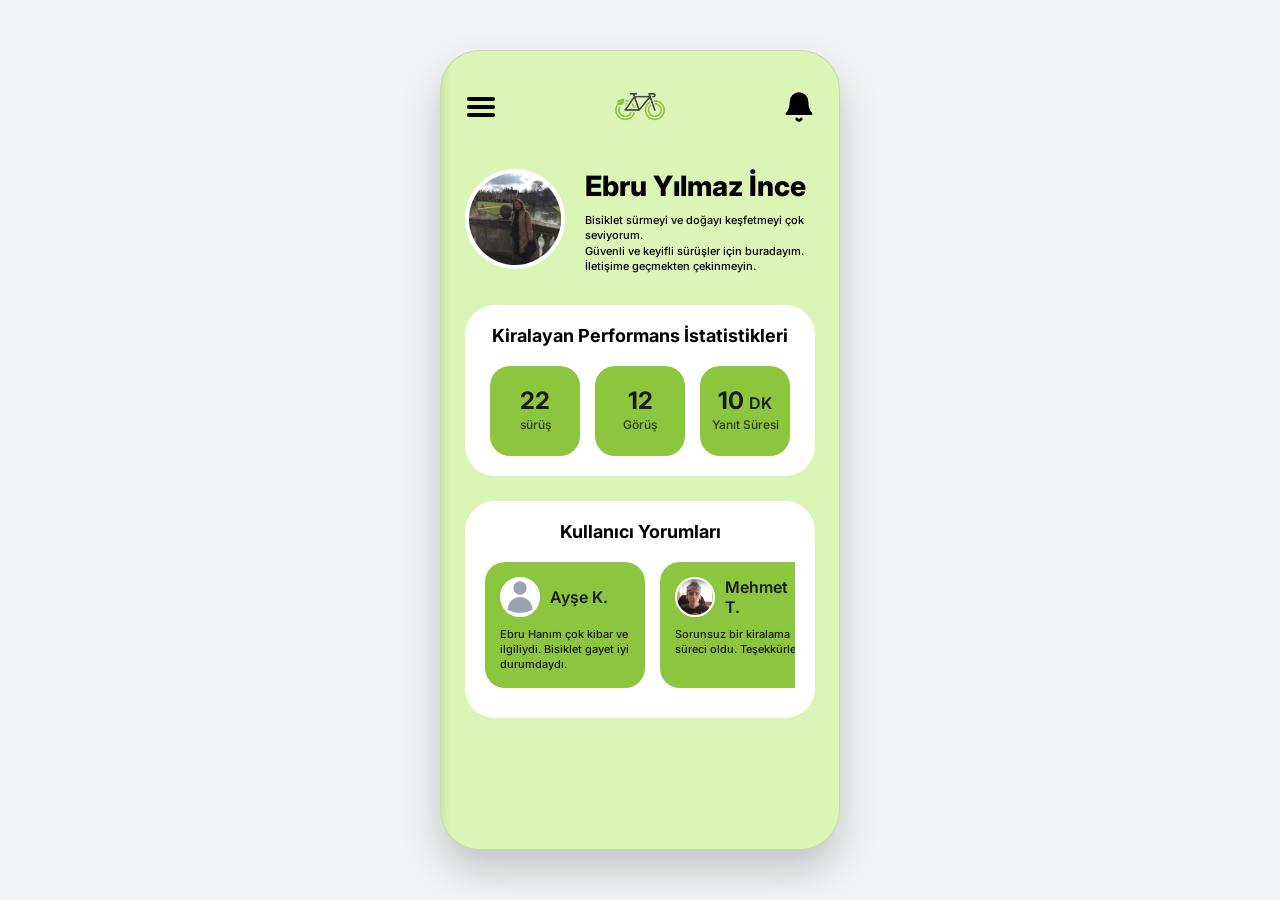
<file: PEDAL/pages/profiller/digerprofiller/ebruince.html>
<!DOCTYPE html>
<html lang="tr">

<head>
    <meta charset="UTF-8">
    <meta name="viewport" content="width=device-width, initial-scale=1.0">
    <title>Ebru Yılmaz İnce - Profil</title>
    <link rel="stylesheet" href="../style.css">
    <link rel="preconnect" href="https://fonts.googleapis.com">
    <link rel="preconnect" href="https://fonts.gstatic.com" crossorigin>
    <link href="https://fonts.googleapis.com/css2?family=Inter:wght@400;500;600;700;800&display=swap" rel="stylesheet">
</head>

<body>
    <div class="container">

        <header class="header">
            <div class="menu-icon menu-btn">
                <svg width="32" height="32" viewBox="0 0 24 24" fill="none" stroke="black" stroke-width="3"
                    stroke-linecap="round" stroke-linejoin="round">
                    <line x1="3" y1="12" x2="21" y2="12"></line>
                    <line x1="3" y1="6" x2="21" y2="6"></line>
                    <line x1="3" y1="18" x2="21" y2="18"></line>
                </svg>
            </div>
            <div class="logo-container">
                <img src="../logoo.jpg" alt="Pedal Logo" class="logo-icon">
            </div>
            <div class="notification-icon">
                <svg width="32" height="32" viewBox="0 0 24 24" fill="black" stroke="black" stroke-width="2"
                    stroke-linecap="round" stroke-linejoin="round">
                    <path d="M18 8A6 6 0 0 0 6 8c0 7-3 9-3 9h18s-3-2-3-9"></path>
                    <path d="M13.73 21a2 2 0 0 1-3.46 0"></path>
                </svg>
            </div>
        </header>


        <div class="sidebar-overlay" id="sidebarOverlay"></div>
        <div class="sidebar-menu" id="sidebarMenu">
            <div class="sidebar-header">
                <h2>MENU</h2>
                <button class="close-sidebar" id="closeSidebar">&times;</button>
            </div>
            <ul class="category-list">
                <li><a href="../../../pages/kiralama/index.html">Ana Menu</a></li>
                <li><a href="../index.html">Profilim</a></li>
                <li><a href="../yarenk.html">Yol Arkadaşım</a></li>
                <li><a href="#">Bildirimler</a></li>
                <li><a href="#">Sürüş Geçmişi</a></li>
                <li><a href="#">Bisikletlerim</a></li>
                <li><a href="../yarenk.html">Yol Arkadaşım</a></li>
                <li><a href="../ilan/index.html">İlanlar</a></li>
            </ul>

            <div class="sidebar-bottom-action">
                <button id="settingsBtn" class="settings-action-btn">
                    <svg width="20" height="20" viewBox="0 0 24 24" fill="none" stroke="currentColor" stroke-width="2"
                        stroke-linecap="round" stroke-linejoin="round">
                        <path
                            d="M14.7 6.3a1 1 0 0 0 0 1.4l1.6 1.6a1 1 0 0 0 1.4 0l3.77-3.77a6 6 0 0 1-7.94 7.94l-6.91 6.91a2.12 2.12 0 0 1-3-3l6.91-6.91a6 6 0 0 1 7.94-7.94l-3.76 3.76z">
                        </path>
                    </svg>
                    <span>AYARLAR</span>
                </button>
            </div>
        </div>


        <section class="profile-info">
            <div class="avatar-circle">
                <img src="ebru.jpg" alt="Ebru Yılmaz İnce" class="profile-avatar-img">
            </div>
            <div class="profile-text">
                <h1>Ebru Yılmaz İnce</h1>
                <p>Bisiklet sürmeyi ve doğayı keşfetmeyi çok seviyorum.<br>
                    Güvenli ve keyifli sürüşler için buradayım.<br>
                    İletişime geçmekten çekinmeyin.</p>
            </div>
        </section>


        <div class="card">
            <h2 class="card-title">Kiralayan Performans İstatistikleri</h2>
            <div class="stats-container">
                <div class="stat-box">
                    <span class="stat-value">22</span>
                    <span class="stat-label">sürüş</span>
                </div>
                <div class="stat-box">
                    <span class="stat-value">12</span>
                    <span class="stat-label">Görüş</span>
                </div>
                <div class="stat-box">
                    <span class="stat-value">10 <span class="stat-unit">DK</span></span>
                    <span class="stat-label">Yanıt Süresi</span>
                </div>
            </div>
        </div>


        <div class="card">
            <h2 class="card-title">Kullanıcı Yorumları</h2>
            <div class="reviews-container">

                <div class="review-box">
                    <div class="reviewer-header">
                        <div class="reviewer-avatar">
                            <img src="default_user.svg" alt="Ayşe K." class="reviewer-img">
                        </div>
                        <span class="reviewer-name">Ayşe K.</span>
                    </div>
                    <p class="review-text">Ebru Hanım çok kibar ve ilgiliydi. Bisiklet gayet iyi durumdaydı.</p>
                </div>

                <div class="review-box">
                    <div class="reviewer-header">
                        <div class="reviewer-avatar">
                            <img src="mehmet.jpg" alt="Mehmet T." class="reviewer-img">
                        </div>
                        <span class="reviewer-name">Mehmet T.</span>
                    </div>
                    <p class="review-text">Sorunsuz bir kiralama süreci oldu. Teşekkürler.</p>
                </div>
            </div>
        </div>
    </div>
    <script src="../script.js"></script>
</body>

</html>
</file>
<file: PEDAL/pages/style.css>
:root {
    --bg-color: #daeeb5;
    --page-bg: #f5f5f5;
    --card-bg: #ffffff;
    --text-dark: #1a4228;
    --text-grey: #4A4A4A;
    --btn-green: #8bc34a;
    --btn-hover: #7cb342;
    --font-main: 'Inter', sans-serif;
}

* {
    margin: 0;
    padding: 0;
    box-sizing: border-box;
}

body {
    font-family: var(--font-main);
    background-color: var(--page-bg);
    display: flex;
    justify-content: center;
    align-items: center;
    min-height: 100vh;
}

.container {
    width: 100%;
    max-width: 414px;
    height: 100vh;
    max-height: auto;
    background-color: var(--bg-color);
    padding: 20px;
    display: flex;
    flex-direction: column;
    align-items: center;
    box-shadow: 0 0 20px rgba(0, 0, 0, 0.1);
    overflow-y: auto;
    position: relative;
    border-radius: 0;
}

@media (min-width: 415px) {
    .container {
        border-radius: 30px;
        height: 90vh;
    }
}

.header-section {
    text-align: center;
    margin-bottom: 2rem;
    color: #333;
    flex-shrink: 0;
}

.main-title {
    font-size: 2rem;
    font-weight: 700;
    color: #445D48;
    margin-bottom: 1rem;
}

.sub-title {
    font-size: 1.1rem;
    font-weight: 600;
    margin-bottom: 1rem;
    color: #333;
}

.description {
    font-size: 0.95rem;
    line-height: 1.5;
    color: #444;
}

.cards-container {
    display: flex;
    flex-direction: column;
    gap: 1.5rem;
    width: 100%;
    align-items: center;
    padding-bottom: 2rem;
}

.role-card {
    background-color: var(--card-bg);
    border-radius: 20px;
    padding: 1.5rem;
    width: 100%;
    display: flex;
    flex-direction: column;
    align-items: center;
    text-align: center;
    box-shadow: 0 4px 15px rgba(0, 0, 0, 0.05);
}

.icon-container {
    margin-bottom: 1rem;
    color: #7CB342;
}

.icon-container svg {
    width: 70px;
    height: 70px;
}

.role-title {
    font-size: 1.4rem;
    font-weight: 700;
    color: #444;
    margin-bottom: 0.8rem;
}

.role-subtitle {
    font-size: 0.95rem;
    font-weight: 600;
    color: #444;
    margin-bottom: 1rem;
}

.role-description {
    font-size: 0.9rem;
    line-height: 1.4;
    color: #444;
    margin-bottom: 1.5rem;
    flex-grow: 1;
}

.btn-select {
    width: 100%;
    padding: 1rem;
    border-radius: 50px;
    border: none;
    background-color: var(--btn-green);
    color: #333;
    font-weight: 600;
    font-size: 1rem;
    cursor: pointer;
    transition: background-color 0.2s;
}

.btn-select:hover {
    background-color: var(--btn-hover);
}

.btn-select.long-text {
    font-size: 0.9rem;
    padding: 0.8rem 1rem;
}

@media (max-width: 375px) {
    .main-title {
        font-size: 1.7rem;
    }

    .role-card {
        padding: 1.25rem;
    }
}
</file>
<file: PEDAL/pages/ilanver/style.css>
:root {
    --primary-color: #5d8233;
    --primary-bg: #8CC63F;
    --primary-light: #E9F5D8;
    --text-dark: #1F2937;
    --text-muted: #6B7280;
    --border-color: #E5E7EB;
    --bg-color: #FFFFFF;
    --shadow-sm: 0 1px 2px 0 rgba(0, 0, 0, 0.05);
}

* {
    box-sizing: border-box;
    margin: 0;
    padding: 0;
    font-family: 'Inter', sans-serif;
}

body {
    background-color: var(--bg-color);
    color: var(--text-dark);
    display: flex;
    justify-content: center;
    min-height: 100vh;
}

.container {
    width: 100%;
    max-width: 480px;
    background-color: #D4F0B0;
    padding: 20px;
    padding-bottom: 40px;
    position: relative;
}

@media (min-width: 480px) {
    body {
        background-color: #f3f4f6;
    }
}

.header {
    display: flex;
    align-items: center;
    justify-content: center;
    position: relative;
    margin-bottom: 24px;
    height: 48px;
    border-bottom: 1px solid #f0f0f0;
    padding-bottom: 10px;
}

.back-btn {
    position: absolute;
    left: 0;
    background: none;
    border: none;
    cursor: pointer;
    padding: 8px;
    margin-left: -8px;
}

h1 {
    font-size: 18px;
    font-weight: 700;
    color: #000;
}

.section {
    margin-bottom: 24px;
}

.section-title {
    font-size: 15px;
    font-weight: 700;
    color: #111;
    margin-bottom: 12px;
}

.photo-grid {
    display: grid;
    grid-template-columns: repeat(4, 1fr);
    gap: 8px;
}

.photo-upload-box,
.photo-placeholder {
    aspect-ratio: 1;
    border-radius: 8px;
    border: 1px dashed #D1D5DB;
    display: flex;
    align-items: center;
    justify-content: center;
    background-color: #FAFAFA;
}

.photo-upload-box.active {
    border: 2px solid #5d8233;
    background-color: #F0FDF4;
    position: relative;
    overflow: hidden;
}

.add-photo-btn {
    background: none;
    border: none;
    display: flex;
    flex-direction: column;
    align-items: center;
    cursor: pointer;
    gap: 4px;
    color: #5d8233;
}

.btn-text {
    font-size: 10px;
    font-weight: 600;
    text-align: center;
    background-color: #5d8233;
    color: white;
    padding: 2px 6px;
    border-radius: 4px;
    margin-top: 4px;
}

.form-group {
    margin-bottom: 12px;
    width: 100%;
}

.form-input {
    width: 100%;
    padding: 14px 16px;
    border: 1px solid var(--border-color);
    border-radius: 8px;
    font-size: 14px;
    outline: none;
    transition: border-color 0.2s;
    background-color: #fff;
}

.form-input:focus {
    border-color: var(--primary-color);
}

.form-input::placeholder {
    color: #9CA3AF;
}

.textarea {
    resize: none;
}

.price-row {
    display: flex;
    gap: 12px;
    align-items: center;
    border: 1px solid var(--border-color);
    border-radius: 8px;
    padding: 0;
    overflow: hidden;
}

.price-row .form-group {
    margin-bottom: 0;
    flex: 1;
}

.price-row .form-input {
    border: none;
    border-radius: 0;
}

.divider {
    width: 1px;
    background-color: var(--border-color);
    height: 40px;
}

.readonly-input {
    background-color: #F9FAFB;
    cursor: default;
}

.helper-text {
    font-size: 12px;
    color: var(--text-muted);
    margin-top: 6px;
}

.location-input-wrapper {
    position: relative;
    display: flex;
    border: 1px solid var(--border-color);
    border-radius: 8px;
    overflow: hidden;
}

.location-input {
    border: none;
    flex: 1;
    border-radius: 0;
}

.map-icon-area {
    width: 80px;
    background-color: #F3F4F6;
    background-image: url('data:image/svg+xml;utf8,<svg width="100%" height="100%" fill="none" xmlns="http://www.w3.org/2000/svg"><rect width="100%" height="100%" fill="%23e5e7eb"/><path d="M0 0L100 100M100 0L0 100" stroke="%23fff" stroke-width="5"/></svg>');
    display: flex;
    align-items: center;
    justify-content: center;
    cursor: pointer;
}

.footer-action {
    margin-top: 32px;
}

.submit-btn {
    width: 100%;
    padding: 16px;
    background-color: #5d8233;
    color: white;
    border: none;
    border-radius: 12px;
    font-size: 16px;
    font-weight: 600;
    cursor: pointer;
    transition: background-color 0.2s;
}

.submit-btn:hover {
    background-color: #4a6929;
}

.submit-btn:active {
    transform: scale(0.99);
}

.modal {
    display: none;
    position: fixed;
    z-index: 1000;
    left: 0;
    top: 0;
    width: 100%;
    height: 100%;
    overflow: auto;
    background-color: rgb(0, 0, 0);
    background-color: rgba(0, 0, 0, 0.4);
    align-items: center;
    justify-content: center;
}

.modal-content {
    background-color: #fefefe;
    margin: auto;
    padding: 20px;
    border: 1px solid #888;
    width: 90%;
    max-width: 400px;
    border-radius: 12px;
    box-shadow: 0 4px 6px rgba(0, 0, 0, 0.1);
    position: relative;
    display: flex;
    flex-direction: column;
    gap: 16px;
}

.close-modal {
    color: #aaa;
    position: absolute;
    top: 10px;
    right: 15px;
    font-size: 28px;
    font-weight: bold;
    cursor: pointer;
    line-height: 1;
}

.close-modal:hover,
.close-modal:focus {
    color: black;
    text-decoration: none;
    cursor: pointer;
}

.map-placeholder-large {
    width: 100%;
    height: 300px;
    background-color: #eee;
    border-radius: 8px;
    overflow: hidden;
}

.confirm-location-btn {
    width: 100%;
    padding: 12px;
    background-color: #5d8233;
    color: white;
    border: none;
    border-radius: 8px;
    font-size: 14px;
    font-weight: 600;
    cursor: pointer;
}

.confirm-location-btn:hover {
    background-color: #4a6929;
}
</file>
<file: PEDAL/pages/kiralama/style.css>
* {
    margin: 0;
    padding: 0;
    box-sizing: border-box;
}

body {
    font-family: 'Inter', -apple-system, BlinkMacSystemFont, "Segoe UI", Roboto, sans-serif;
    background-color: #e9f8d1;

    color: #000;
    line-height: 1.5;
    display: flex;
    justify-content: center;
    min-height: 100vh;
}

.app-container {
    width: 100%;
    max-width: 414px;

    background-color: #e9f8d1;
    min-height: 100vh;
    position: relative;
    box-shadow: 0 0 20px rgba(0, 0, 0, 0.1);
    padding-bottom: 80px;

    overflow-x: hidden;
}


.map-section {
    position: relative;
    width: 100%;
    height: 350px;
    background-color: #e5e5ea;
    overflow: hidden;
}

.map-image {
    width: 100%;
    height: 100%;
    object-fit: cover;
    object-position: center;
    display: none;

}


.map-iframe {
    width: 100%;
    height: 100%;
    border: 0;
}

.price-badge {
    background-color: #d4f0b0;
    padding: 6px 10px;
    border-radius: 8px;
    font-size: 13px;
    font-weight: 600;
    color: #4d7c2a;
}

.route-info-card {
    position: absolute;
    bottom: 20px;
    left: 50%;
    transform: translateX(-50%);
    background: rgba(255, 255, 255, 0.95);
    backdrop-filter: blur(10px);
    padding: 12px 24px;
    border-radius: 99px;
    display: flex;
    align-items: center;
    gap: 16px;
    box-shadow: 0 4px 12px rgba(0, 0, 0, 0.1);
    width: 85%;
    justify-content: space-between;
}

.route-stat {
    display: flex;
    align-items: center;
    gap: 8px;
    font-weight: 600;
    font-size: 16px;
}

.icon-clock {
    display: flex;
    align-items: center;
}

.stat-divider {
    width: 1px;
    height: 20px;
    background-color: #c7c7cc;
}


.content-section {
    padding: 24px 20px;
    background-color: #e9f8d1;
    border-top-left-radius: 24px;
    border-top-right-radius: 24px;
    margin-top: -20px;

    position: relative;
    z-index: 10;
}

.section-title {
    font-size: 24px;
    font-weight: 700;
    margin-bottom: 20px;
}


.bike-list {
    display: flex;
    flex-direction: column;
    gap: 16px;
}

.bike-card {
    background: #ffffff;
    border-radius: 16px;
    padding: 16px;
    display: flex;
    align-items: center;
    gap: 16px;
    box-shadow: 0 2px 8px rgba(0, 0, 0, 0.05);
    transition: transform 0.2s;
}

.bike-card:active {
    transform: scale(0.98);
}

.bike-image-container {
    width: 100px;
    height: 70px;
    display: flex;
    align-items: center;
    justify-content: center;
}

.bike-img {
    max-width: 100%;
    max-height: 100%;
    object-fit: contain;
}

.bike-details {
    flex: 1;
    display: flex;
    flex-direction: column;
    justify-content: center;
    gap: 8px;
}

.bike-info-top {
    display: flex;
    justify-content: space-between;
    align-items: center;
}

.bike-name {
    font-size: 18px;
    font-weight: 600;
    color: #1c1c1e;
}

.bike-info-bottom {
    display: flex;
    justify-content: space-between;
    align-items: center;
    font-size: 14px;
    color: #8e8e93;
}

.distance {
    font-weight: 500;
}

.range {
    display: flex;
    align-items: center;
    gap: 4px;
}

.range-icon {
    width: 14px;
    height: 14px;
    color: #4d7c2a;
}


.bottom-nav {
    position: absolute;
    bottom: 0;
    left: 0;
    width: 100%;
    height: 80px;

    background: #d4f0b0;
    display: flex;
    justify-content: space-around;
    align-items: flex-start;
    padding-top: 12px;
    border-top: none;
    border-top-left-radius: 20px;
    border-top-right-radius: 20px;
    z-index: 100;
}

.nav-item {
    display: flex;
    flex-direction: column;
    align-items: center;
    text-decoration: none;
    color: #8e8e93;
    gap: 4px;
    font-size: 11px;
    font-weight: 500;
}

.nav-item.active {
    color: #4d7c2a;

}

.nav-item.active svg {
    stroke: #4d7c2a;
}

.sidebar {
    position: fixed;
    top: 0;
    left: -280px;
    width: 280px;
    height: 100%;
    background-color: #ffffff;
    box-shadow: 2px 0 12px rgba(0, 0, 0, 0.1);
    z-index: 200;
    transition: left 0.3s ease-in-out;
    padding: 24px;
    display: flex;
    flex-direction: column;
}

.sidebar.active {
    left: 0;
}

.sidebar-header {
    display: flex;
    justify-content: space-between;
    align-items: center;
    margin-bottom: 40px;
    padding-bottom: 20px;
    border-bottom: 1px solid #f2f2f7;
}

.sidebar-header h2 {
    font-size: 24px;
    font-weight: 700;
    color: #1c1c1e;
}

.close-btn {
    background: none;
    border: none;
    cursor: pointer;
    color: #8e8e93;
    padding: 4px;
    transition: color 0.2s;
}

.close-btn:hover {
    color: #1c1c1e;
}

.sidebar-menu {
    list-style: none;
    display: flex;
    flex-direction: column;
    gap: 16px;
    flex: 1;
}

.sidebar-menu li a {
    text-decoration: none;
    font-size: 18px;
    font-weight: 500;
    color: #1c1c1e;
    display: block;
    padding: 12px 0;
    transition: color 0.2s;
}

.sidebar-menu li a:hover {
    color: #4d7c2a;
}

.sidebar-footer {
    padding-top: 20px;
    border-top: 1px solid #f2f2f7;
    margin-top: auto;
}

.sidebar-footer a {
    text-decoration: none;
    font-size: 18px;
    font-weight: 500;
    color: #1c1c1e;
    display: block;
    padding: 12px 0;
    transition: color 0.2s;
}

.sidebar-footer a:hover {
    color: #4d7c2a;
}

.overlay {
    position: fixed;
    top: 0;
    left: 0;
    width: 100%;
    height: 100%;
    background-color: rgba(0, 0, 0, 0.5);
    z-index: 150;
    opacity: 0;
    visibility: hidden;
    transition: opacity 0.3s ease, visibility 0.3s ease;
}

.overlay.active {
    opacity: 1;
    visibility: visible;
}
</file>
<file: PEDAL/pages/sss/style.css>
* {
    box-sizing: border-box;
    margin: 0;
    padding: 0;
    font-family: 'Inter', system-ui, -apple-system, sans-serif;
}

body {
    background-color: #EAF9D8;
    display: flex;
    justify-content: center;
    min-height: 100vh;
    padding: 20px;
    color: #333;
}

.container {
    width: 100%;
    max-width: 420px;
    display: flex;
    flex-direction: column;
    align-items: center;


    background-color: rgba(255, 255, 255, 0.5);
    border: 1px solid rgba(255, 255, 255, 0.8);
    border-radius: 30px;
    padding: 30px;
    box-shadow:
        0 20px 40px rgba(0, 0, 0, 0.05),
        0 1px 3px rgba(0, 0, 0, 0.1);
    backdrop-filter: blur(10px);
}

header {
    position: relative;
    text-align: center;
    margin-bottom: 25px;
    width: 100%;
}

.back-btn {
    position: absolute;
    left: 0;
    top: 0;
    font-size: 24px;
    color: #4A5940;
    text-decoration: none;
    font-weight: bold;
    line-height: 1;
    padding: 5px;
    transition: color 0.2s;
}

.back-btn:hover {
    color: #2c3624;
}

.logo {
    width: 100px;
    height: auto;
    margin-bottom: 15px;
    display: block;
    margin-left: auto;
    margin-right: auto;
}

.description {
    font-size: 14px;
    color: #333;
    margin-bottom: 20px;
    text-align: center;
    line-height: 1.4;
}


.contact-card {
    background-color: #FFFFFF;
    border-radius: 20px;
    padding: 20px;
    width: 100%;
    margin-bottom: 20px;
    box-shadow: 0 4px 10px rgba(0, 0, 0, 0.05);
}

.card-header {
    display: flex;
    align-items: flex-start;
    gap: 15px;
    margin-bottom: 15px;
}

.card-icon {
    width: 40px;
    height: 40px;
    flex-shrink: 0;
}

.card-title {
    font-size: 18px;
    font-weight: 700;
    color: #222;
    margin-bottom: 5px;
}

.card-text {
    font-size: 13px;
    color: #333;
    line-height: 1.4;
}

.action-btn {
    width: 100%;
    padding: 12px;
    background-color: #88C446;
    color: #1a3300;
    border: none;
    border-radius: 25px;
    font-size: 14px;
    font-weight: 700;
    cursor: pointer;
    transition: transform 0.1s;
    text-align: center;
    text-decoration: none;
    display: block;
}

.action-btn:hover {
    transform: scale(1.02);
    background-color: #7ab040;
}


.faq-list {
    width: 100%;
    display: flex;
    flex-direction: column;
    gap: 10px;
}

.faq-item {
    background-color: #FFFFFF;
    border-radius: 25px;
    overflow: hidden;
    box-shadow: 0 2px 5px rgba(0, 0, 0, 0.03);
    transition: all 0.3s ease;
}

.faq-question {
    width: 100%;
    padding: 15px 20px;
    background-color: #FFFFFF;
    border: none;
    display: flex;
    justify-content: space-between;
    align-items: center;
    font-size: 14px;
    color: #333;
    text-align: left;
    cursor: pointer;
    font-weight: 500;
}

.faq-question:hover {
    background-color: #f9f9f9;
}

.arrow-icon {
    width: 20px;
    height: 20px;
    transition: transform 0.3s ease;
    color: #666;
    flex-shrink: 0;
    margin-left: 10px;
}


.faq-item.open .arrow-icon {
    transform: rotate(180deg);
}

.faq-answer {
    max-height: 0;
    opacity: 0;
    overflow: hidden;
    transition: max-height 0.3s ease, opacity 0.3s ease;
    background-color: #fafafa;
}

.faq-item.open .faq-answer {
    max-height: 200px;
    opacity: 1;
    border-top: 1px solid #eee;
}

.faq-answer p {
    padding: 15px 20px;
    font-size: 13px;
    color: #555;
    line-height: 1.5;
}
</file>
<file: PEDAL/welcome.css>
:root {
    --bg-color: #eef9da;
    --dark-green: #1a4228;
    --light-green: #8bc34a;
    --btn-bg: #dcedc8;
    --btn-border: #1a4228;
    --font-main: 'Inter', sans-serif;
}

body {
    margin: 0;
    padding: 0;
    font-family: var(--font-main);
    background-color: white;
    display: flex;
    justify-content: center;
    align-items: center;
    min-height: 100vh;
}

.container {
    width: 100%;
    max-width: 414px;
    height: 1000vh;
    max-height: auto;
    background-color: #D6F0B6;
    padding: 20px;
    display: flex;
    flex-direction: column;
    align-items: center;
    position: relative;
    border-radius: 0;
    box-shadow: 0 0 20px rgba(0, 0, 0, 0.1);
    overflow-y: auto;
}

@media (min-width: 415px) {
    .container {
        border-radius: 20px;
        height: 90vh;
    }
}

.logo-image {
    width: 300px;
    max-width: 100%;
    height: auto;
    display: block;
}

.logo-section {
    display: flex;
    flex-direction: column;
    align-items: center;
    margin-top: 3rem;
    margin-bottom: 3rem;
}

.logo-container {
    position: relative;
}



.leaf-icon {
    position: absolute;
    top: -30px;
    right: -20px;
}

.bicycle-icon {
    margin-top: -10px;
}



.content-section {
    display: flex;
    flex-direction: column;
    align-items: center;
    width: 100%;
    gap: 1rem;
    margin-bottom: 3rem;
}

.slogan-top,
.slogan-middle,
.slogan-bottom,
.login-prompt {
    font-size: 1.5rem;
    color: #4A4A4A;
    font-weight: 700;
    margin: 0.5rem 0;
    text-align: center;
    letter-spacing: normal;
}

.slogan-middle {
    margin: 0;
}

.btn {
    background-color: #8BC34A;
    border: none;
    border-radius: 50px;
    color: #111;
    cursor: pointer;
    font-family: var(--font-main);
    transition: transform 0.1s;
    box-shadow: none;
}

.btn:active {
    transform: scale(0.98);
}

.btn-large {
    font-size: 2.2rem;
    font-weight: 900;
    padding: 0.5rem 3rem;
    width: 80%;
    max-width: 300px;
    background-color: #8BC34A;
    border: none;
}

.btn:hover {
    background-color: #7CB342;
}

.bottom-section {
    display: flex;
    flex-direction: column;
    align-items: center;
    margin-top: auto;
    width: 100%;
    gap: 0.5rem;
    margin-bottom: 2rem;
}



.btn-small {
    font-size: 1.2rem;
    padding: 0.5rem 2rem;
    background-color: #8BC34A;
    border: none;
    font-weight: 600;
    color: #1a1a1a;
}
</file>
<file: PEDAL/auth/login.css>
body {
    margin: 0;
    padding: 0;
    font-family: 'Inter', sans-serif;
    background-color: #f5f5f5;
    display: flex;
    justify-content: center;
    align-items: center;
    min-height: 100vh;
    color: #4A4A4A;
}

.back-btn {
    position: absolute;
    left: 20px;
    top: 20px;
    background: none;
    border: none;
    cursor: pointer;
    padding: 8px;
    z-index: 10;
}

.container {
    position: relative;
    width: 100%;
    max-width: 414px;
    height: 100vh;
    max-height: auto;
    padding: 30px 20px;
    display: flex;
    flex-direction: column;
    align-items: center;
    overflow-y: auto;
    box-shadow: 0 0 20px rgba(0, 0, 0, 0.1);
    background-color: #D6F0B6;
}

@media (min-width: 415px) {
    .container {
        border-radius: 20px;
        height: 90vh;
        min-height: auto;
    }
}

.logo {
    width: 60%;
    max-width: 100%;
    height: auto;
    display: block;
    margin: 0 auto 20px auto;
}


.input-group {
    background-color: rgb(255, 255, 255);
    border-radius: 8px;
    display: flex;
    align-items: center;
    padding: 10px 15px;
    margin-bottom: 15px;
    box-shadow: 0 1px 3px rgba(0, 0, 0, 0.1);
}

.input-group .icon {
    color: #B0B0B0;
    margin-right: 15px;
    display: flex;
    align-items: center;
    justify-content: center;
}

.input-group input {
    border: none;
    outline: none;
    width: 100%;
    font-size: 16px;
    font-family: inherit;
    color: #333;
}

.input-group input::placeholder {
    color: #555;
    font-weight: 500;
}

.options-row {
    display: flex;
    justify-content: space-between;
    align-items: center;
    margin-bottom: 15px;
    font-size: 14px;
}

.forgot-password {
    color: #666;
    text-decoration: none;
    font-weight: 500;
}

.divider {
    height: 1px;
    background-color: #A0C080;
    margin: 10px 0 20px 0;
    width: 90%;
    margin-left: auto;
    margin-right: auto;
}

.agreements {
    margin-bottom: 25px;
    font-size: 14px;
    color: #666;
}

.checkbox-container {
    display: flex;
    align-items: flex-start;
    position: relative;
    padding-left: 30px;
    margin-bottom: 12px;
    cursor: pointer;
    font-size: 14px;
    user-select: none;
    line-height: 1.4;
}

.checkbox-container input {
    position: absolute;
    opacity: 0;
    cursor: pointer;
    height: 0;
    width: 0;
}

.checkmark {
    position: absolute;
    top: 2px;
    left: 0;
    height: 18px;
    width: 18px;
    background-color: rgb(255, 255, 255);
    border-radius: 4px;
}

.checkbox-container input:checked~.checkmark {
    background-color: white;
}

.checkmark:after {
    content: "";
    position: absolute;
    display: none;
}

.checkbox-container input:checked~.checkmark:after {
    display: block;
}

.checkbox-container .checkmark:after {
    left: 6px;
    top: 2px;
    width: 5px;
    height: 10px;
    border: solid #8BC34A;
    border-width: 0 2px 2px 0;
    transform: rotate(45deg);
}

.submit-btn {
    width: 100%;
    background-color: #8BC34A;
    color: #333;
    border: none;
    padding: 15px;
    font-size: 20px;
    border-radius: 50px;
    cursor: pointer;
    font-weight: 600;
    box-shadow: 0 2px 4px rgba(0, 0, 0, 0.1);
    transition: background-color 0.2s;
}

.submit-btn:hover {
    background-color: #7CB342;
}

.footer {
    margin-top: 25px;
    font-size: 14px;
    color: #333;
    font-weight: 500;
    text-align: center;
}

.register-link {
    color: #8BC34A;
    text-decoration: underline;
    font-weight: 600;
}
</file>
<file: PEDAL/auth/style.css>
:root {
    --primary-color: #D4F0B0;

    --primary-light: #E9F5D8;

    --text-dark: #1F2937;
    --text-muted: #6B7280;
    --border-color: #81bd33;
    --input-bg: #FFFFFF;
    --shadow-sm: 0 1px 2px 0 rgba(0, 0, 0, 0.05);
    --shadow-md: 0 4px 6px -1px rgba(0, 0, 0, 0.1), 0 2px 4px -1px rgba(0, 0, 0, 0.06);
    --bg-color: #FFFFFF;
}

* {
    box-sizing: border-box;
    margin: 0;
    padding: 0;
    font-family: 'Inter', sans-serif;
}

body {
    background-color: var(--bg-color);
    color: var(--text-dark);
    display: flex;
    justify-content: center;
    min-height: 100vh;
}

.container {
    width: 100%;
    max-width: 414px;
    height: 100vh;
    max-height: auto;
    background-color: #D6F0B6;
    padding: 20px;
    display: flex;
    flex-direction: column;
    align-items: center;
    position: relative;
    border-radius: 0;
    box-shadow: 0 0 20px rgba(0, 0, 0, 0.1);
    overflow-y: auto;
    scrollbar-width: none;
}

.container::-webkit-scrollbar {
    display: none;
}

@media (min-width: 415px) {
    .container {
        border-radius: 20px;
        height: 90vh;
        margin-top: 0;
    }
}


.header {
    display: flex;
    align-items: center;
    justify-content: center;
    position: relative;
    margin-bottom: 24px;
    height: 60px;
}

.back-btn {
    position: absolute;
    left: 0;
    top: 50%;
    transform: translateY(-50%);
    background: none;
    border: none;
    cursor: pointer;
    padding: 8px;
}

.logo {
    display: flex;
    justify-content: center;
    align-items: center;
}


h1 {
    font-size: 24px;
    font-weight: 700;
    text-align: center;
    margin-bottom: 8px;
    color: #111;
}

.subtitle {
    text-align: center;
    color: var(--text-dark);
    font-size: 14px;
    line-height: 1.5;
    margin-bottom: 32px;
    padding: 0 10px;
}


#registerForm {
    display: flex;
    flex-direction: column;
    gap: 16px;
}

.input-group {
    background-color: var(--input-bg);
    border-radius: 12px;
    padding: 12px 16px;
    display: flex;
    align-items: center;
    gap: 16px;
    box-shadow: var(--shadow-sm);
    transition: box-shadow 0.2s;
}

.input-group:focus-within {
    box-shadow: var(--shadow-md);

}

.icon-container {
    display: flex;
    align-items: center;
    justify-content: center;
    width: 24px;
}

.input-field {
    display: flex;
    flex-direction: column;
    flex: 1;
}

.input-field label {
    font-size: 12px;
    font-weight: 600;
    color: #111;
    margin-bottom: 2px;
}

.input-field input {
    border: none;
    outline: none;
    font-size: 14px;
    color: var(--text-muted);
    background: transparent;
    width: 100%;
    padding: 0;
}

.input-field input::placeholder {
    color: #9CA3AF;
}


.checkbox-group {
    display: flex;
    align-items: flex-start;

    gap: 12px;
    margin-top: 4px;
    padding-left: 4px;
}

.checkbox-group input[type="checkbox"] {
    width: 20px;
    height: 20px;
    border-radius: 4px;
    border: 2px solid #D1D5DB;
    cursor: pointer;
    margin-top: 0;

    flex-shrink: 0;
}

.checkbox-group label {
    font-size: 13px;
    color: #111;
    line-height: 1.4;
    cursor: pointer;
}


.submit-btn {
    background-color: #c3e677;

    color: #111;
    font-size: 16px;
    font-weight: 700;
    padding: 18px;
    border: none;
    border-radius: 12px;
    cursor: pointer;
    margin-top: 24px;
    width: 100%;
    transition: background-color 0.2s;
}

.submit-btn:hover {
    background-color: #bbe74c;
}

.submit-btn:active {
    background-color: #cedea5;
}

@media (min-width: 480px) {
    .container {
        margin-top: 40px;
        border-radius: 20px;
        box-shadow: var(--shadow-md);
        background-color: #D4F0B0;

        min-height: auto;
        padding-bottom: 40px;
    }

    body {
        background-color: var(--bg-color);
        align-items: center;
    }

    .input-group {
        border: 1px solid #f0f0f0;
    }
}

.footer {
    text-align: center;
    margin-top: 24px;
    font-size: 14px;
    color: #333;
}

.login-link {
    color: #8BC34A;
    text-decoration: underline;
    font-weight: 600;
}


.modal-overlay {
    position: fixed;
    top: 0;
    left: 0;
    width: 100%;
    height: 100%;
    background-color: rgba(0, 0, 0, 0.5);
    display: none;
    justify-content: center;
    align-items: center;
    z-index: 1000;
}

.modal-overlay.active {
    display: flex;
}

.modal-content {
    background-color: white;
    padding: 24px;
    border-radius: 12px;
    max-width: 500px;
    width: 90%;
    max-height: 80vh;
    overflow-y: auto;
    position: relative;
    box-shadow: 0 4px 6px rgba(0, 0, 0, 0.1);
}

.modal-header {
    display: flex;
    justify-content: space-between;
    align-items: center;
    margin-bottom: 16px;
}

.modal-title {
    font-size: 18px;
    font-weight: 700;
    color: #111;
}

.modal-close {
    background: none;
    border: none;
    font-size: 24px;
    cursor: pointer;
    color: #6B7280;
}

.modal-body {
    font-size: 14px;
    color: #374151;
    line-height: 1.6;
    margin-bottom: 24px;
}

.modal-footer {
    display: flex;
    justify-content: flex-end;
}

.btn-approve {
    background-color: #c3e677;
    color: #111;
    border: none;
    padding: 10px 20px;
    border-radius: 8px;
    font-weight: 600;
    cursor: pointer;
    transition: background-color 0.2s;
}

.btn-approve:hover {
    background-color: #bbe74c;
}

#termsLink {
    color: #0099DD;
    text-decoration: underline;
    cursor: pointer;
}
</file>
<file: PEDAL/pages/profiller/style.css>
:root {
    --bg-color: #DAF5B5;
    --card-bg: #FFFFFF;
    --box-bg: #8CC63F;
    --text-primary: #000000;
    --text-secondary: #1F2937;
}

* {
    box-sizing: border-box;
    margin: 0;
    padding: 0;
    font-family: 'Inter', sans-serif;
}

body {
    background-color: #f3f4f6;
    min-height: 100vh;
    padding: 40px 20px;
    display: flex;
    justify-content: center;
    align-items: center;
}

.container {
    max-width: 400px;
    width: 100%;
    margin: 0 auto;
    background-color: var(--bg-color);
    min-height: 800px;
    border: 1px solid rgba(0, 0, 0, 0.1);
    border-radius: 40px;
    box-shadow: 0 20px 40px rgba(0, 0, 0, 0.2);
    padding: 24px;
    position: relative;
    overflow: hidden;
}


.header {
    display: flex;
    justify-content: space-between;
    align-items: center;
    margin-bottom: 30px;
}

.menu-icon,
.notification-icon {
    width: 32px;
    height: 32px;
    cursor: pointer;
}

.logo-container {
    text-align: center;
}

.logo-container img.logo-icon {
    width: auto;
    height: 60px;
    max-width: 150px;
    object-fit: contain;
}


.profile-info {
    display: flex;
    align-items: flex-start;
    gap: 20px;
    margin-bottom: 30px;
}

.avatar-circle {
    width: 100px;
    height: 100px;
    border-radius: 50%;
    background-color: #fff;
    border: 4px solid #fff;
    flex-shrink: 0;
    overflow: hidden;
}

.avatar-circle img {
    width: 100%;
    height: 100%;
    object-fit: cover;
}

.profile-text h1 {
    font-size: 28px;
    font-weight: 800;
    margin-bottom: 10px;
    color: var(--text-primary);
}

.profile-text p {
    font-size: 11px;
    line-height: 1.4;
    font-weight: 500;
    color: var(--text-primary);
}


.card {
    background-color: var(--card-bg);
    border-radius: 30px;
    padding: 20px;
    margin-bottom: 25px;
    text-align: center;
}

.card-title {
    font-size: 18px;
    font-weight: 700;
    margin-bottom: 20px;
    color: var(--text-primary);
}


.stats-container {
    display: flex;
    justify-content: center;
    gap: 15px;
}

.stat-box {
    background-color: var(--box-bg);
    width: 90px;
    height: 90px;
    border-radius: 20px;
    display: flex;
    flex-direction: column;
    justify-content: center;
    align-items: center;
    color: #1a1a1a;
}

.stat-value {
    font-size: 24px;
    font-weight: 700;
    line-height: 1;
}

.stat-unit {
    font-size: 16px;
    font-weight: 600;
}

.stat-label {
    font-size: 12px;
    font-weight: 500;
    margin-top: 4px;
    opacity: 0.8;
}


.reviews-container {
    display: flex;
    gap: 15px;
    overflow-x: auto;
    padding-bottom: 10px;
}

.review-box {
    background-color: var(--box-bg);
    border-radius: 20px;
    padding: 15px;
    min-width: 160px;
    flex: 1;
    text-align: left;
    display: flex;
    flex-direction: column;
    gap: 10px;
}

.reviewer-header {
    display: flex;
    align-items: center;
    gap: 10px;
}

.reviewer-avatar {
    width: 40px;
    height: 40px;
    border-radius: 50%;
    background-color: #fff;
    border: 2px solid #fff;
    overflow: hidden;
    flex-shrink: 0;
}

.reviewer-avatar img {
    width: 100%;
    height: 100%;
    object-fit: cover;
    object-position: center top;
}

.reviewer-name {
    font-size: 16px;
    font-weight: 600;
    color: #1a1a1a;
}

.review-text {
    font-size: 11px;
    line-height: 1.4;
    color: #1a1a1a;
    font-weight: 500;
}


.sidebar-overlay {
    position: absolute;
    top: 0;
    left: 0;
    width: 100%;
    height: 100%;
    background-color: rgba(0, 0, 0, 0.5);
    z-index: 998;
    opacity: 0;
    visibility: hidden;
    transition: all 0.3s ease;
}

.sidebar-overlay.active {
    opacity: 1;
    visibility: visible;
}

.sidebar-menu {
    position: absolute;
    top: 0;
    left: -50%;
    width: 50%;
    height: 100%;
    background-color: #fff;
    z-index: 999;
    transition: left 0.3s ease;
    padding: 24px;
    box-shadow: 2px 0 10px rgba(0, 0, 0, 0.1);
    display: flex;
    flex-direction: column;
}

.sidebar-bottom-action {
    margin-top: auto;
    border-top: 1px solid #eee;
    padding-top: 20px;
}

.settings-action-btn {
    display: flex;
    align-items: center;
    gap: 8px;
    background: none;
    border: none;
    cursor: pointer;
    font-size: 14px;
    font-weight: 700;
    color: var(--text-primary);
    width: 100%;
}

.settings-action-btn:hover {
    color: var(--box-bg);
}

.sidebar-menu.active {
    left: 0;
}

.sidebar-header {
    display: flex;
    justify-content: space-between;
    align-items: center;
    margin-bottom: 30px;
    border-bottom: 1px solid #eee;
    padding-bottom: 10px;
}

.sidebar-header h2 {
    font-size: 20px;
    font-weight: 700;
}

.close-sidebar {
    background: none;
    border: none;
    font-size: 30px;
    cursor: pointer;
    line-height: 1;
}

.category-list {
    list-style: none;
    padding: 0;
}

.category-list li {
    margin-bottom: 16px;
}

.category-list li a {
    text-decoration: none;
    color: #333;
    font-size: 16px;
    font-weight: 500;
    display: block;
    padding: 8px 0;
    transition: color 0.2s;
}

.category-list li a:hover {
    color: var(--box-bg);
    padding-left: 5px;
}
</file>
